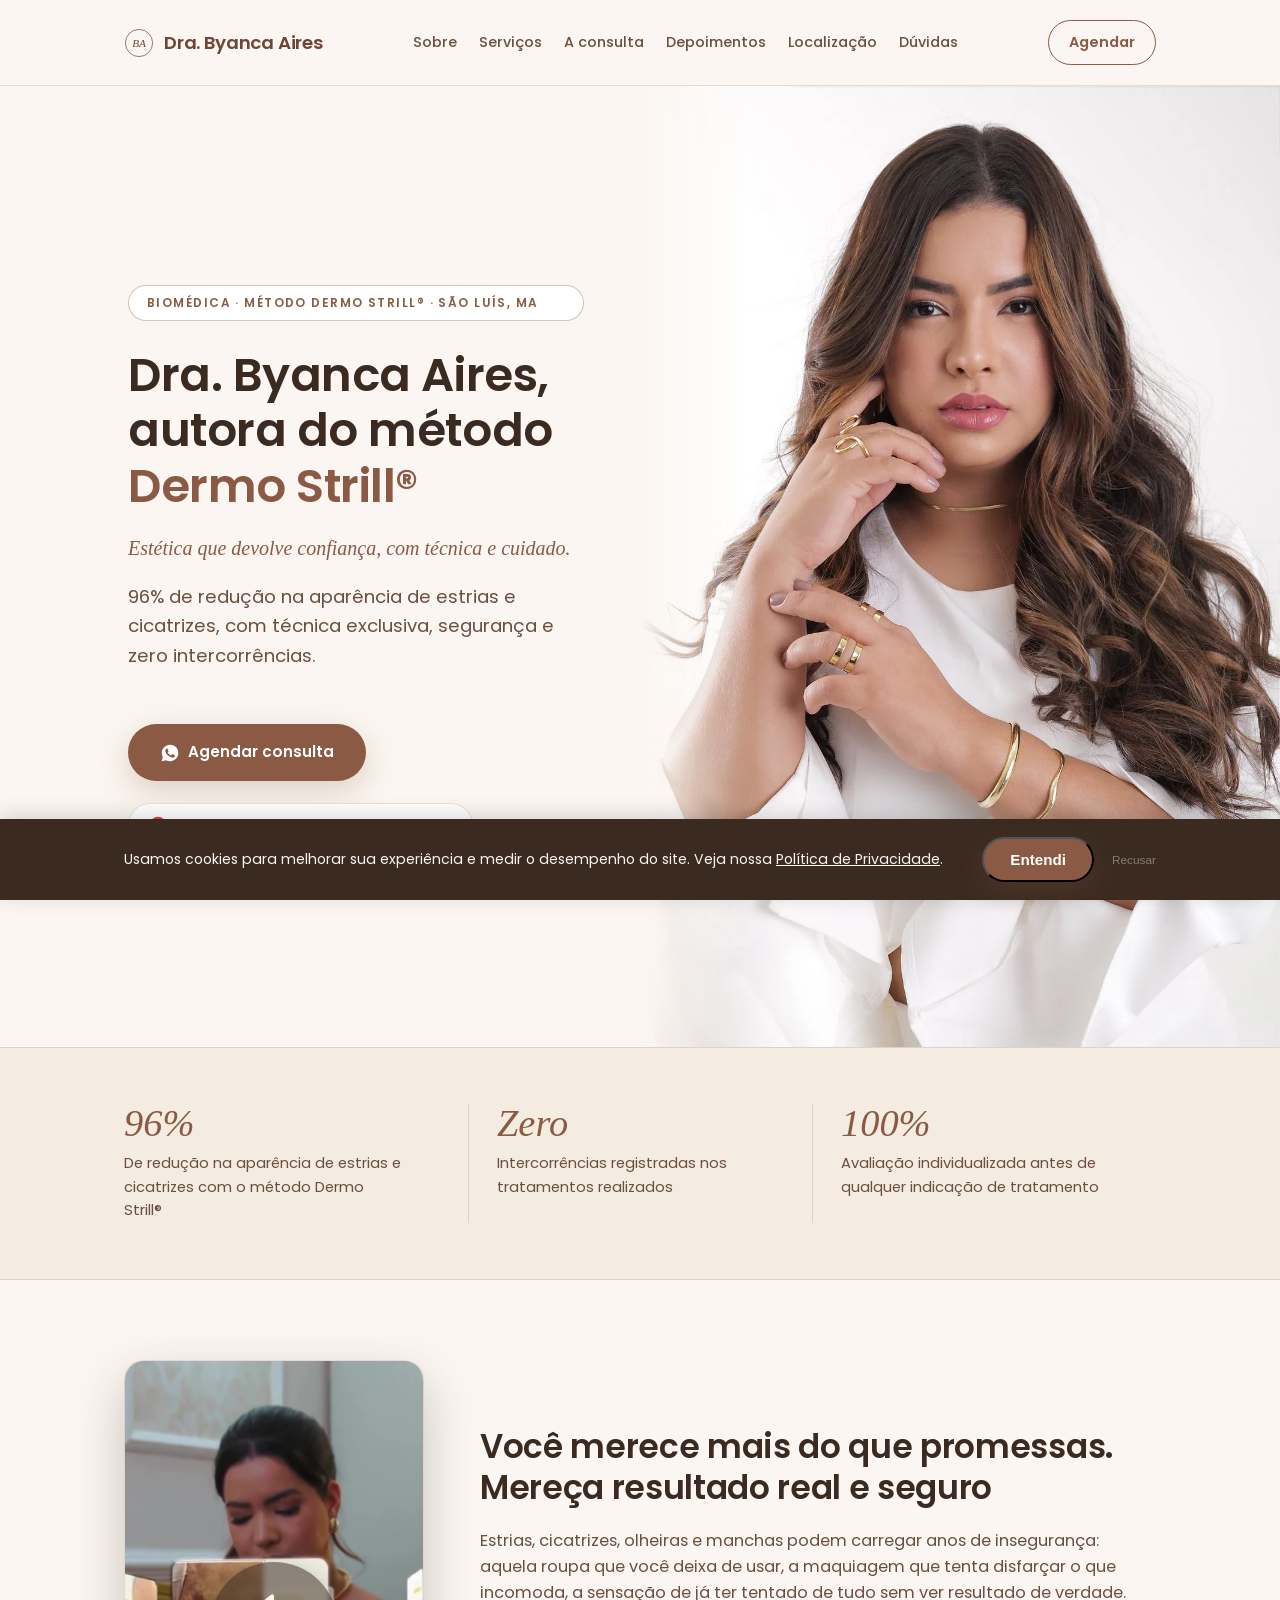
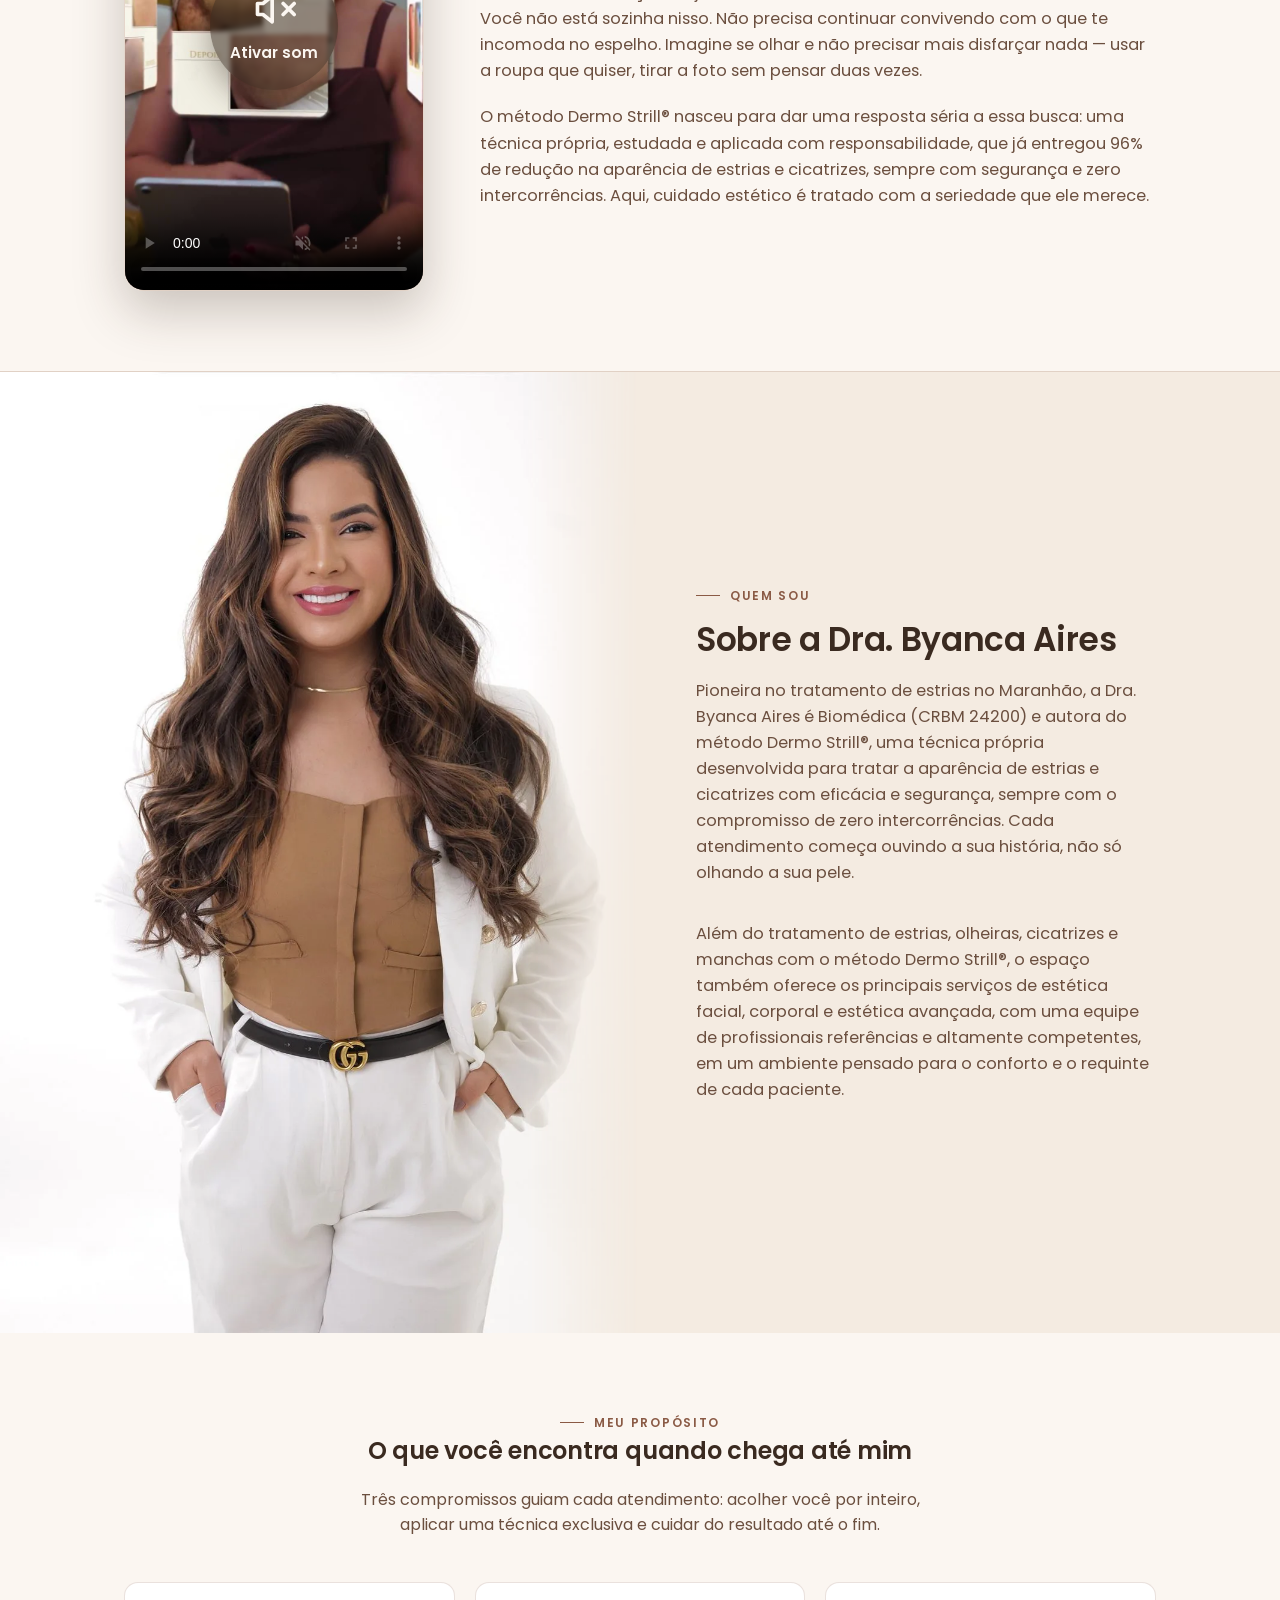
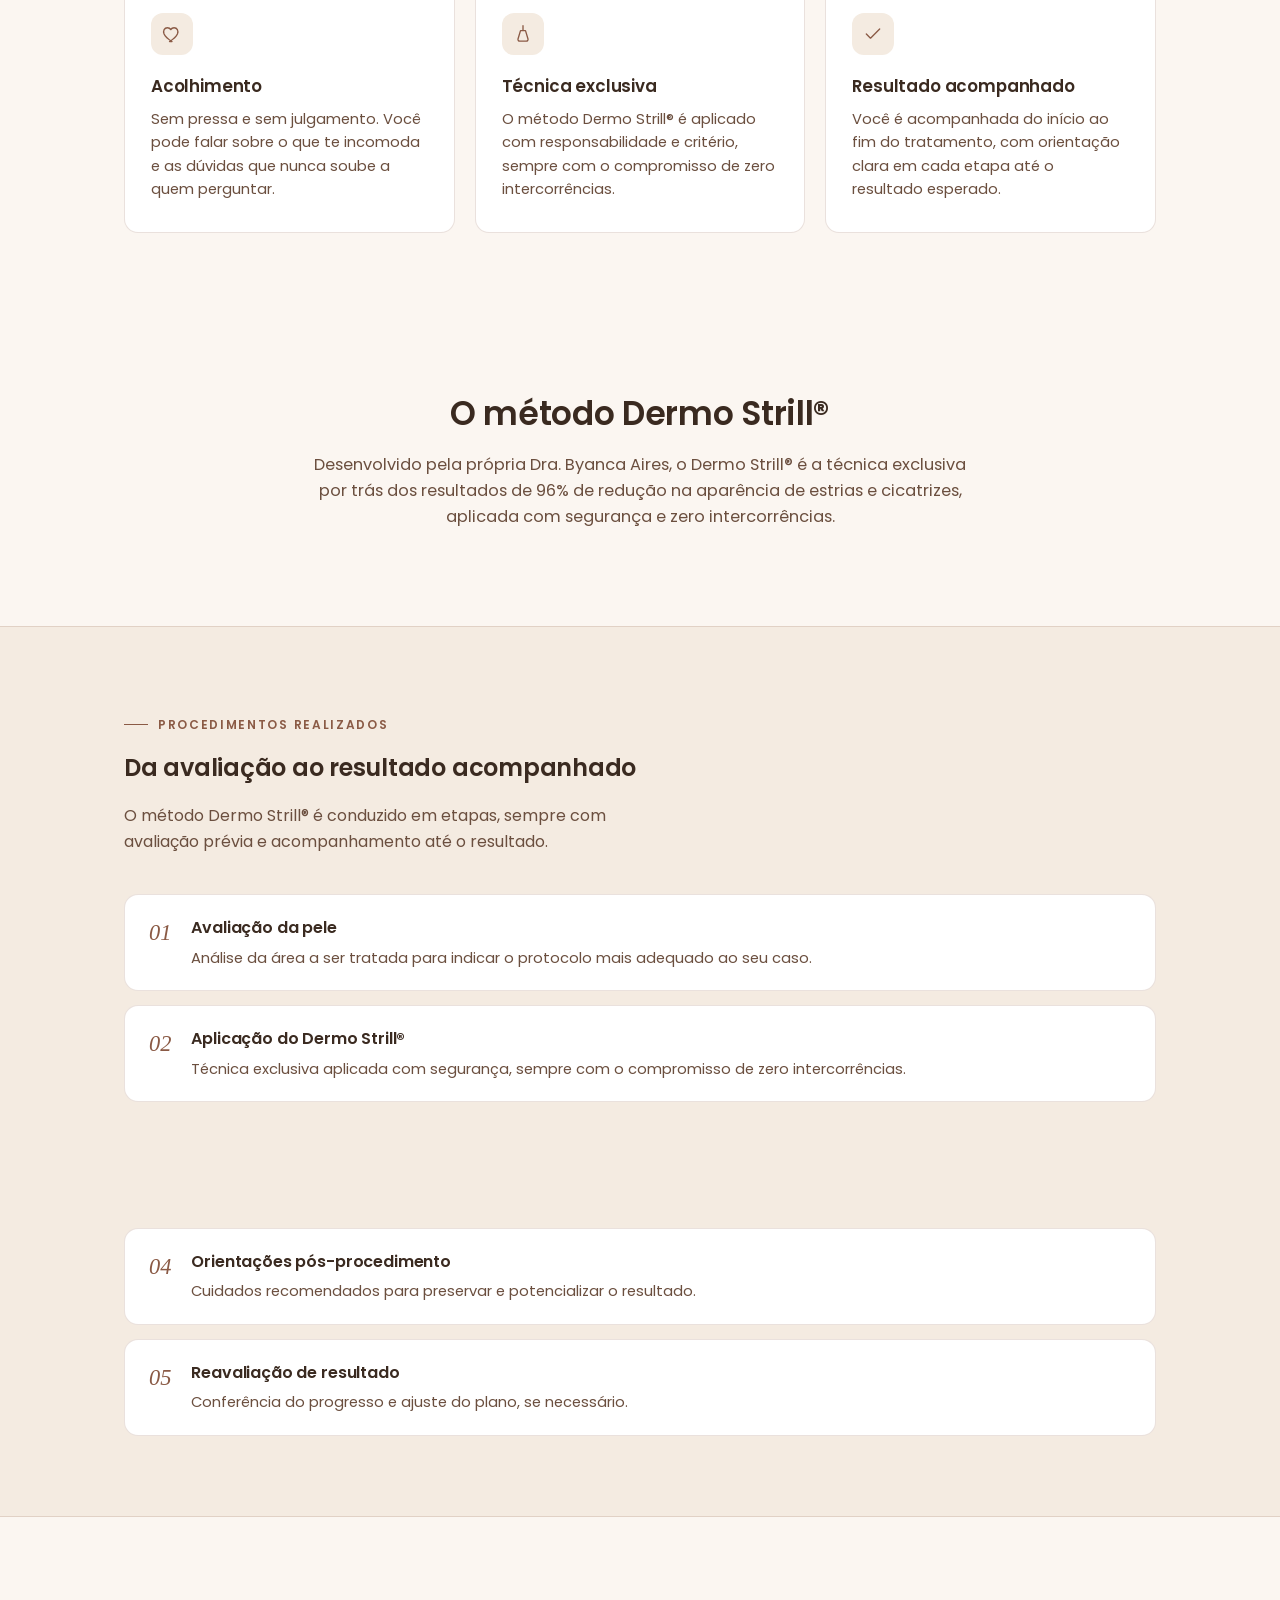
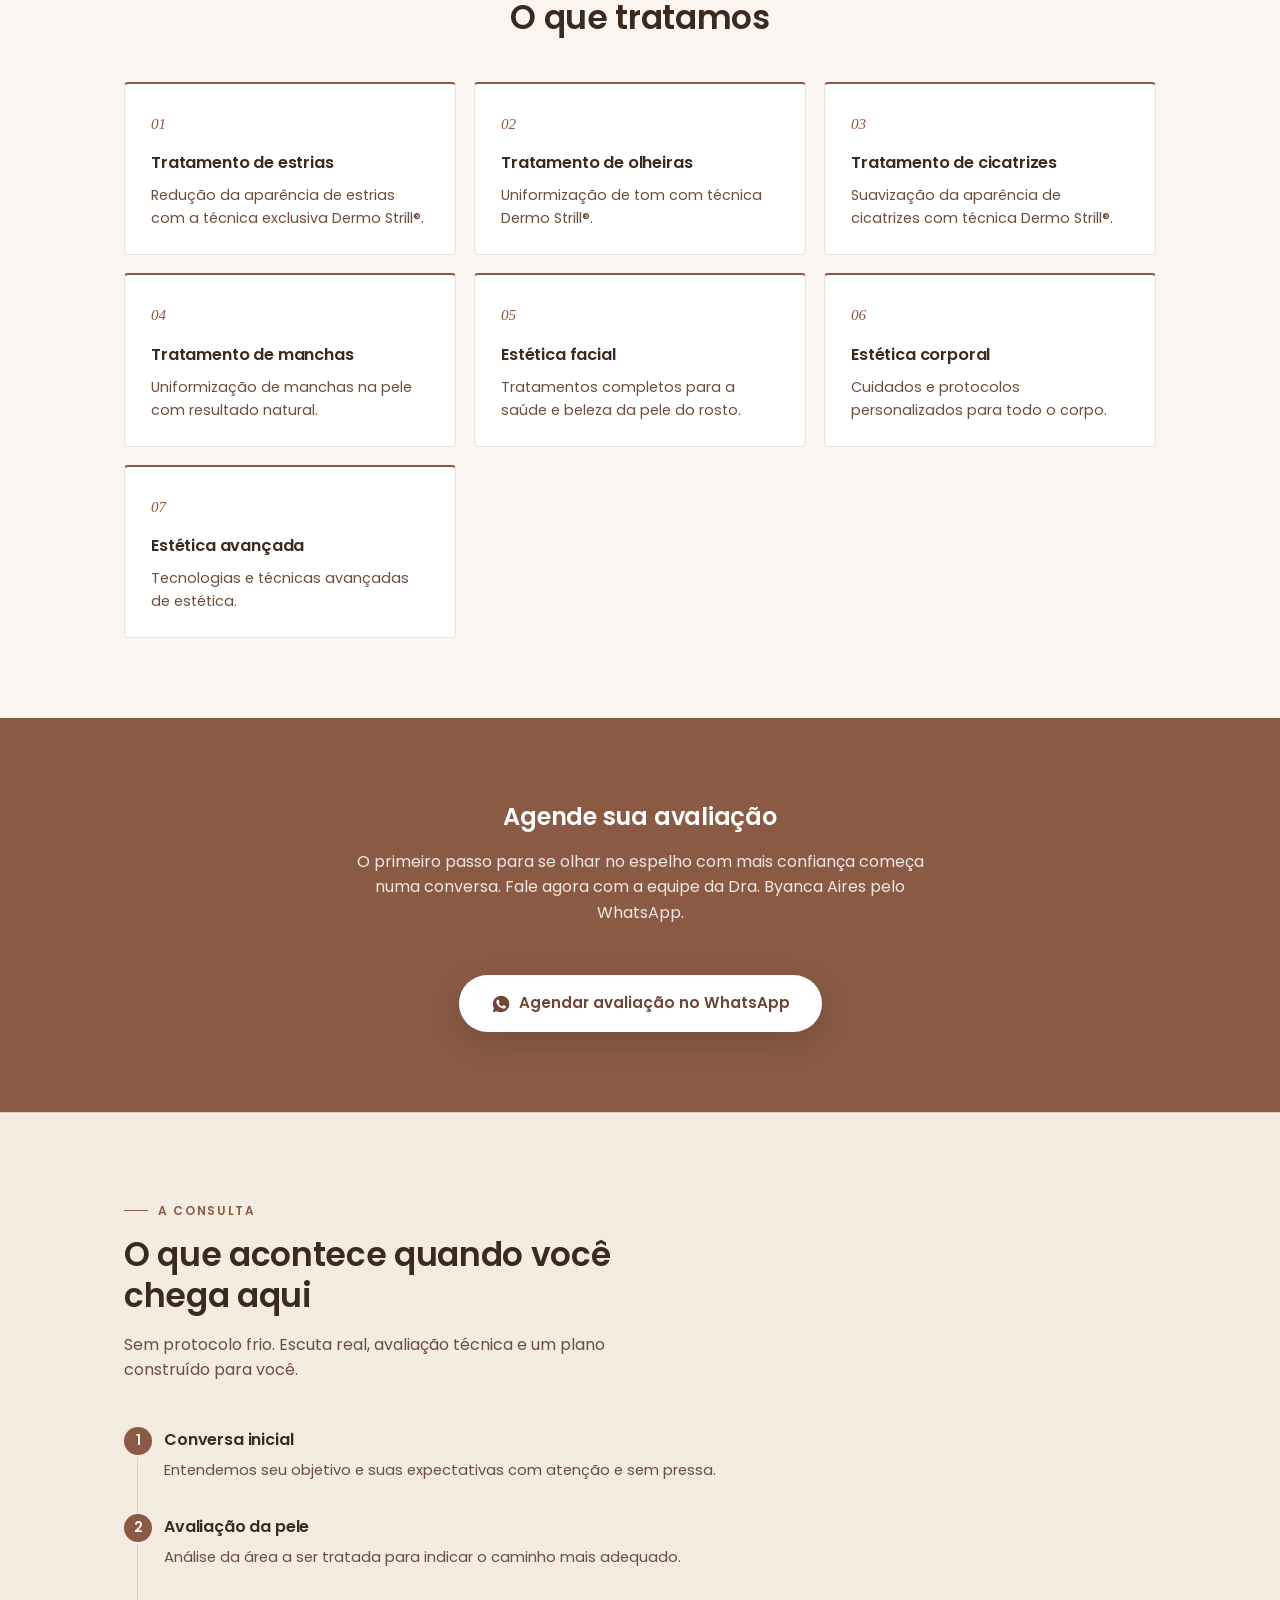
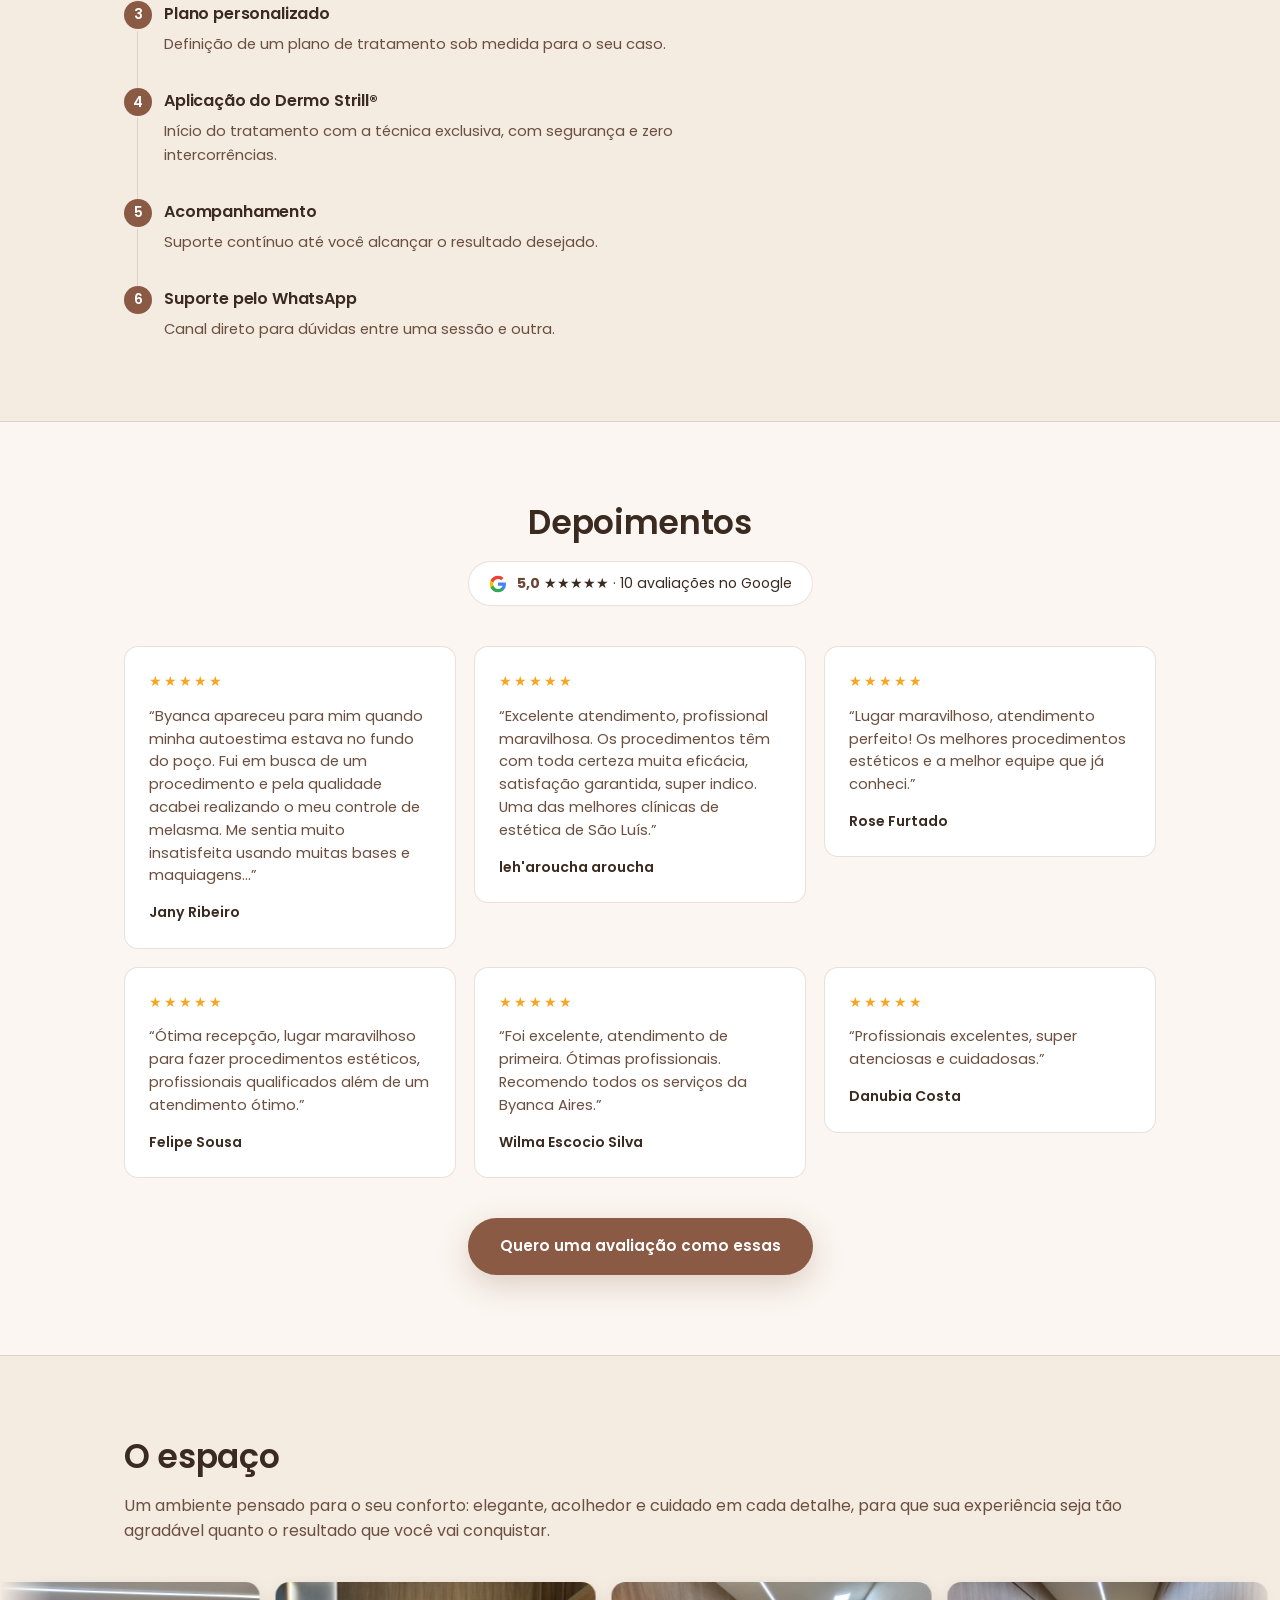
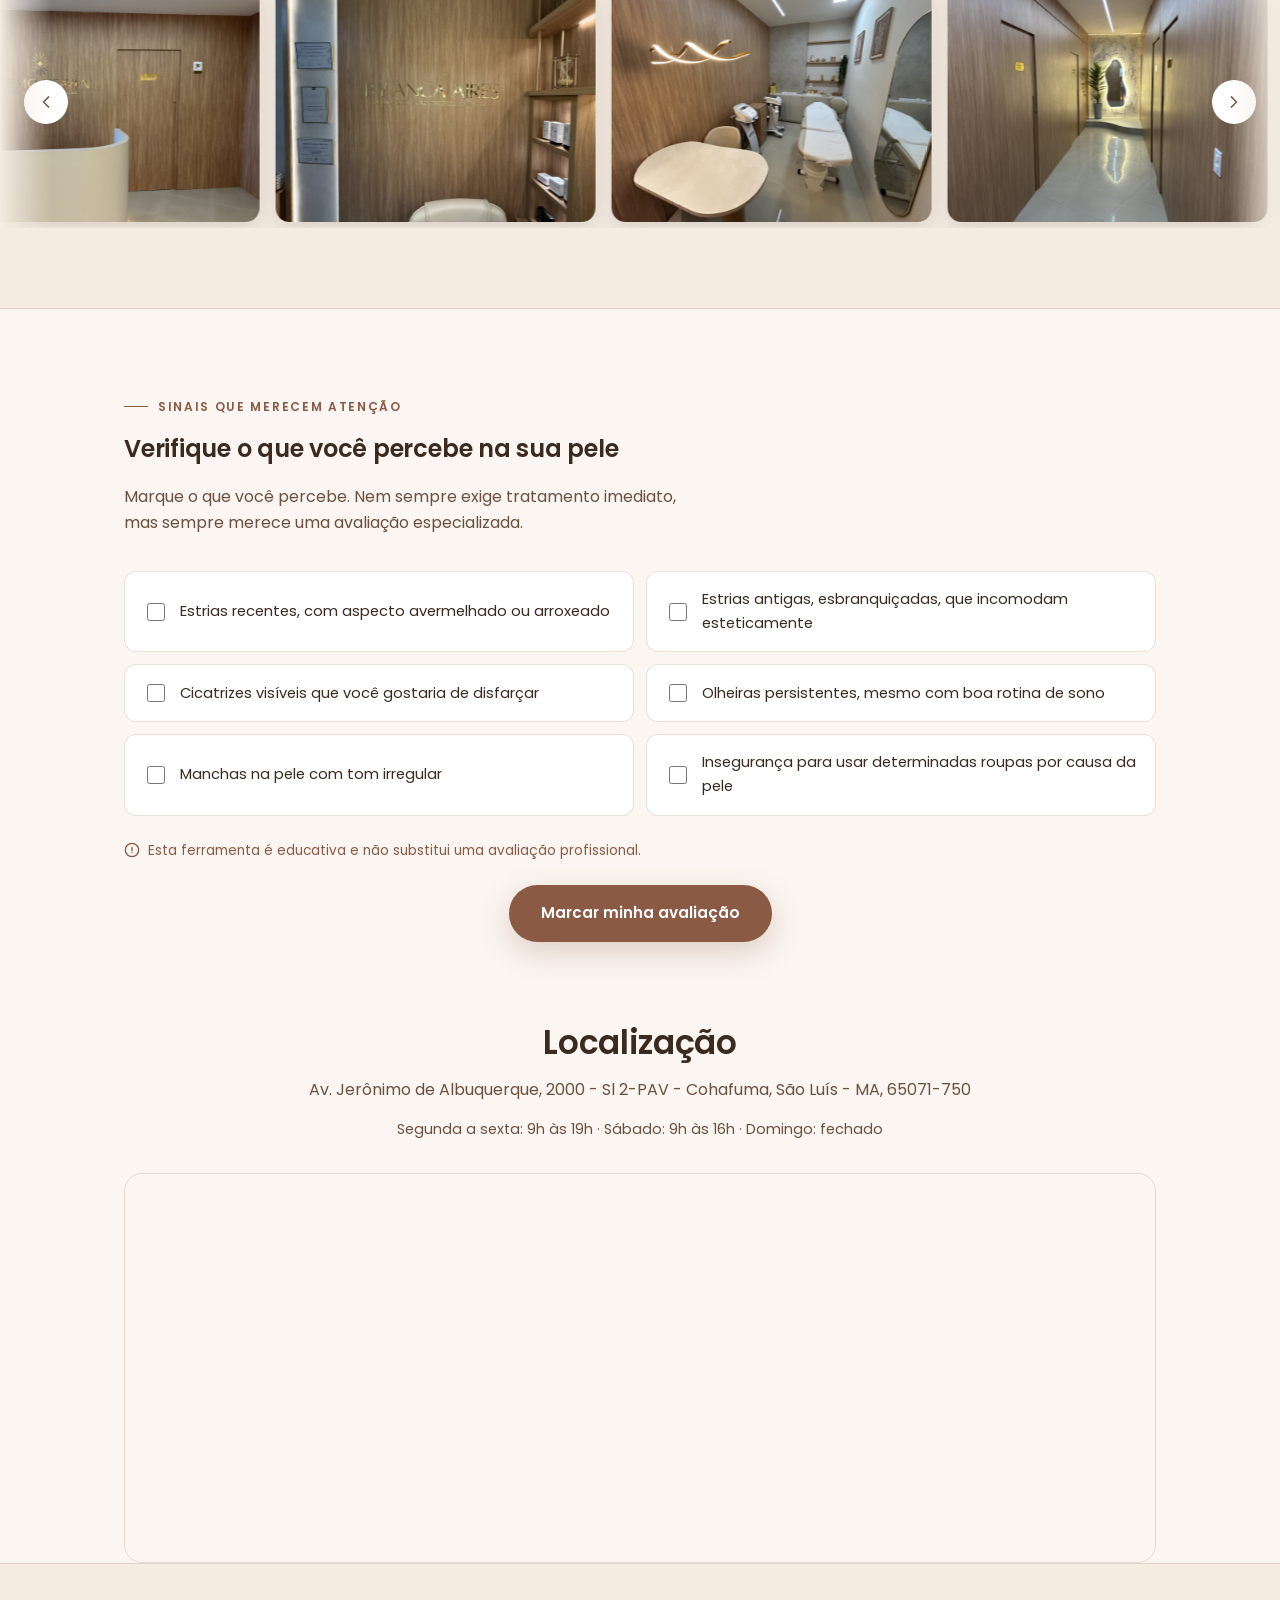
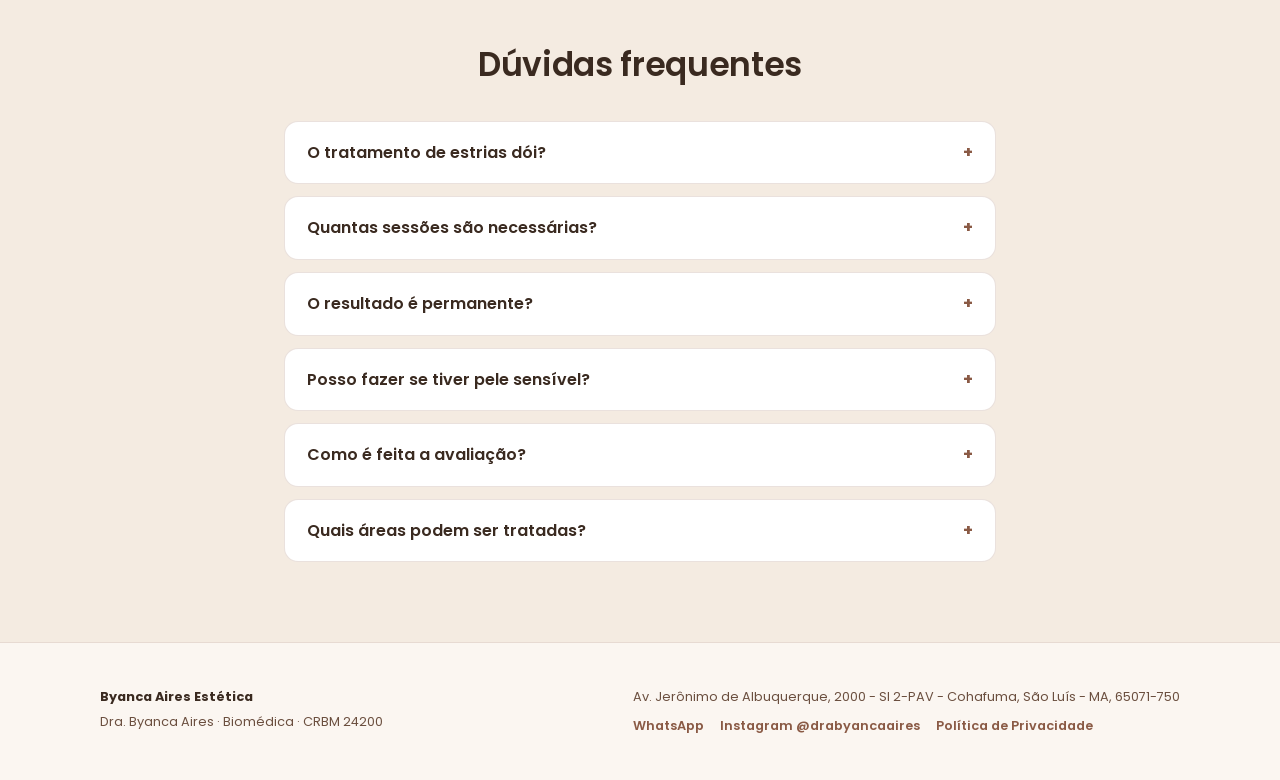
<file: index.html>
<!DOCTYPE html>
<html lang="pt-BR">
<head>
<meta charset="UTF-8" />
<meta name="viewport" content="width=device-width, initial-scale=1.0" />
<title>Dra. Byanca Aires | Tratamento de Estrias em São Luís, MA</title>
<meta name="description" content="Dra. Byanca Aires, Biomédica (CRBM 24200). Tratamento de estrias com o método Dermo Strill®: 96% de redução, zero intercorrências. Atendimento em São Luís, MA." />
<meta property="og:title" content="Dra. Byanca Aires | Tratamento de Estrias com Método Dermo Strill®" />
<meta property="og:description" content="Dra. Byanca Aires, Biomédica (CRBM 24200). Tratamento de estrias com o método Dermo Strill®: 96% de redução, zero intercorrências. Atendimento em São Luís, MA." />
<meta property="og:type" content="website" />
<meta property="og:url" content="https://drabyancaaires.com.br/" />
<meta property="og:image" content="https://drabyancaaires.com.br/img/og-image.jpg" />
<meta property="og:image:width" content="1200" />
<meta property="og:image:height" content="630" />
<meta property="og:locale" content="pt_BR" />
<meta name="twitter:card" content="summary_large_image" />
<meta name="twitter:image" content="https://drabyancaaires.com.br/img/og-image.jpg" />
<meta name="theme-color" content="#8a5a45" />
<meta name="robots" content="index, follow" />
<link rel="canonical" href="https://drabyancaaires.com.br/" />
<link rel="preconnect" href="https://fonts.googleapis.com">
<link rel="preconnect" href="https://fonts.gstatic.com" crossorigin>
<link href="https://fonts.googleapis.com/css2?family=Poppins:wght@300;400;500;600;700&display=swap" rel="stylesheet">
<link rel="icon" type="image/png" sizes="48x48" href="img/favicon-48.png" />
<link rel="icon" type="image/png" sizes="96x96" href="img/favicon-96.png" />
<link rel="icon" type="image/png" sizes="192x192" href="img/favicon-192.png" />
<link rel="icon" type="image/svg+xml" href="favicon.svg" />
<link rel="apple-touch-icon" href="apple-touch-icon.png" />
<link rel="stylesheet" href="styles.css" />
<link rel="preload" as="image" href="img/retrato-2.webp" type="image/webp" fetchpriority="high" />
<script>
  if ('scrollRestoration' in history) { history.scrollRestoration = 'manual'; }
</script>
<!-- Google Tag Manager (carrega somente após consentimento de cookies) -->
<script>
window.dataLayer = window.dataLayer || [];
function loadGTM(){
  if (window.__gtmLoaded) return;
  window.__gtmLoaded = true;
  (function(w,d,s,l,i){w[l]=w[l]||[];w[l].push({'gtm.start':
  new Date().getTime(),event:'gtm.js'});var f=d.getElementsByTagName(s)[0],
  j=d.createElement(s),dl=l!='dataLayer'?'&l='+l:'';j.async=true;j.src=
  'https://www.googletagmanager.com/gtm.js?id='+i+dl;f.parentNode.insertBefore(j,f);
  })(window,document,'script','dataLayer','GTM-53QZSRQN');
}
(function(){
  var consent = localStorage.getItem('cookie_consent');
  if (consent === 'accepted') { loadGTM(); }
})();
</script>
<!-- End Google Tag Manager -->
<script type="application/ld+json">
{
  "@context": "https://schema.org",
  "@type": "MedicalBusiness",
  "name": "Byanca Aires Estética",
  "image": "https://drabyancaaires.com.br/img/retrato-2.jpg",
  "url": "https://drabyancaaires.com.br/",
  "telephone": "+5598981109411",
  "priceRange": "$$",
  "address": {
    "@type": "PostalAddress",
    "streetAddress": "Av. Jerônimo de Albuquerque, 2000 - Sl 2-PAV - Cohafuma",
    "addressLocality": "São Luís",
    "addressRegion": "MA",
    "postalCode": "65071-750",
    "addressCountry": "BR"
  },
  "sameAs": [
    "https://www.instagram.com/drabyancaaires/",
    "https://www.google.com/maps/place/Byanca+Aires+est%C3%A9tica+e+camuflagem/data=!4m2!3m1!1s0x0:0xe43787f9e427736d?sa=X&ved=1t:2428&ictx=111"
  ],
  "areaServed": {
    "@type": "City",
    "name": "São Luís, MA"
  },
  "openingHoursSpecification": [
    {
      "@type": "OpeningHoursSpecification",
      "dayOfWeek": ["Monday", "Tuesday", "Wednesday", "Thursday", "Friday"],
      "opens": "09:00",
      "closes": "19:00"
    },
    {
      "@type": "OpeningHoursSpecification",
      "dayOfWeek": "Saturday",
      "opens": "09:00",
      "closes": "16:00"
    }
  ],
  "founder": {
    "@type": "Person",
    "name": "Dra. Byanca Aires",
    "jobTitle": "Biomédica",
    "identifier": "CRBM 24200"
  },
  "aggregateRating": {
    "@type": "AggregateRating",
    "ratingValue": "5.0",
    "reviewCount": "10"
  },
  "review": [
    {
      "@type": "Review",
      "author": { "@type": "Person", "name": "Jany Ribeiro" },
      "reviewRating": { "@type": "Rating", "ratingValue": "5" },
      "reviewBody": "Byanca apareceu para mim quando minha autoestima estava no fundo do poço. Fui em busca de um procedimento e pela qualidade acabei realizando o meu controle de melasma."
    },
    {
      "@type": "Review",
      "author": { "@type": "Person", "name": "leh'aroucha aroucha" },
      "reviewRating": { "@type": "Rating", "ratingValue": "5" },
      "reviewBody": "Excelente atendimento, profissional maravilhosa. Os procedimentos têm com toda certeza muita eficácia, satisfação garantida, super indico."
    },
    {
      "@type": "Review",
      "author": { "@type": "Person", "name": "Rose Furtado" },
      "reviewRating": { "@type": "Rating", "ratingValue": "5" },
      "reviewBody": "Lugar maravilhoso, atendimento perfeito! Os melhores procedimentos estéticos e a melhor equipe que já conheci."
    }
  ]
}
</script>
<script type="application/ld+json">
{
  "@context": "https://schema.org",
  "@type": "FAQPage",
  "mainEntity": [
    {
      "@type": "Question",
      "name": "O tratamento de estrias dói?",
      "acceptedAnswer": { "@type": "Answer", "text": "O procedimento é realizado com todo o cuidado para proporcionar o máximo de conforto. A sensibilidade pode variar de pessoa para pessoa, e isso é conversado com você já na avaliação." }
    },
    {
      "@type": "Question",
      "name": "Quantas sessões são necessárias?",
      "acceptedAnswer": { "@type": "Answer", "text": "O número de sessões varia de acordo com sua avaliação individual, considerando a área, a extensão e as características de cada caso." }
    },
    {
      "@type": "Question",
      "name": "O resultado é permanente?",
      "acceptedAnswer": { "@type": "Answer", "text": "Os resultados costumam ser duradouros, mas dependem de fatores individuais e dos cuidados após o tratamento. Isso é explicado com detalhes na sua avaliação." }
    },
    {
      "@type": "Question",
      "name": "Posso fazer se tiver pele sensível?",
      "acceptedAnswer": { "@type": "Answer", "text": "Cada pele é avaliada individualmente antes de qualquer indicação, justamente para garantir segurança e o melhor resultado possível para o seu caso." }
    },
    {
      "@type": "Question",
      "name": "Como é feita a avaliação?",
      "acceptedAnswer": { "@type": "Answer", "text": "A avaliação começa com uma conversa sobre seu objetivo, seguida da análise da área a ser tratada e da montagem de um plano de tratamento personalizado." }
    },
    {
      "@type": "Question",
      "name": "Quais áreas podem ser tratadas?",
      "acceptedAnswer": { "@type": "Answer", "text": "Trabalhamos com tratamento de estrias, olheiras, cicatrizes e manchas, além de estética facial, corporal e avançada. Fale conosco para saber o que é indicado para o seu caso." }
    }
  ]
}
</script>
</head>
<body>
<div id="cookie-banner" class="cookie-banner" role="dialog" aria-live="polite" aria-label="Aviso de cookies" hidden>
  <div class="cookie-banner-inner">
    <p>Usamos cookies para melhorar sua experiência e medir o desempenho do site. Veja nossa <a href="privacidade.html">Política de Privacidade</a>.</p>
    <div class="cookie-banner-actions">
      <button type="button" id="cookie-accept" class="btn btn-primary">Entendi</button>
      <button type="button" id="cookie-reject" class="cookie-reject-link">Recusar</button>
    </div>
  </div>
</div>
<div id="top"></div>
<div class="whatsapp-float-wrap" id="whatsapp-float-wrap">
  <span class="whatsapp-bubble" id="whatsapp-bubble">Fale comigo e agende sua avaliação</span>
  <a href="https://wa.me/5598981109411?text=Ol%C3%A1%21%20Gostaria%20de%20agendar%20uma%20avalia%C3%A7%C3%A3o%20com%20a%20Dra.%20Byanca%20Aires." class="whatsapp-float" target="_blank" rel="noopener noreferrer" aria-label="Falar no WhatsApp">
    <svg viewBox="0 0 24 24" width="28" height="28" fill="currentColor" aria-hidden="true"><path d="M12.04 2C6.58 2 2.13 6.45 2.13 11.91c0 1.75.46 3.45 1.33 4.95L2.05 22l5.25-1.38a9.9 9.9 0 0 0 4.74 1.21h.01c5.46 0 9.9-4.45 9.9-9.91 0-2.65-1.03-5.14-2.9-7.01A9.87 9.87 0 0 0 12.04 2Zm5.8 14.16c-.24.68-1.4 1.3-1.93 1.36-.5.06-1.03.24-3.5-.73-2.96-1.18-4.85-4.2-5-4.4-.14-.19-1.2-1.6-1.2-3.05 0-1.45.76-2.16 1.03-2.46.27-.3.6-.37.8-.37.2 0 .4 0 .58.01.19.01.44-.07.68.52.25.6.85 2.08.92 2.23.07.15.12.33.02.53-.1.2-.15.32-.3.5-.15.18-.31.4-.44.53-.15.15-.3.31-.13.6.17.3.75 1.24 1.62 2.01 1.11.99 2.05 1.3 2.35 1.45.3.15.48.13.65-.08.18-.2.75-.87.95-1.17.2-.3.4-.24.66-.15.27.1 1.71.81 2 .96.3.15.49.22.56.35.07.13.07.75-.17 1.43Z"/></svg>
  </a>
</div>
<header class="site-header">
  <div class="container header-inner">
    <a href="#top" class="brand-lockup" aria-label="Voltar ao topo">
      <svg class="brand-mark" width="30" height="30" viewBox="0 0 64 64" aria-hidden="true">
        <circle cx="32" cy="32" r="29" fill="none" stroke="currentColor" stroke-width="1.5"/>
        <text x="32" y="40" font-family="Georgia, 'Times New Roman', serif" font-style="italic" font-size="24" fill="currentColor" text-anchor="middle">BA</text>
      </svg>
      <span class="brand">Dra. Byanca Aires</span>
    </a>
    <nav class="main-nav">
      <a href="#sobre">Sobre</a>
      <a href="#servicos">Serviços</a>
      <a href="#consulta">A consulta</a>
      <a href="#depoimentos">Depoimentos</a>
      <a href="#localizacao">Localização</a>
      <a href="#duvidas">Dúvidas</a>
    </nav>
    <a href="https://wa.me/5598981109411?text=Ol%C3%A1%21%20Gostaria%20de%20agendar%20uma%20avalia%C3%A7%C3%A3o%20com%20a%20Dra.%20Byanca%20Aires." class="btn btn-outline header-cta" target="_blank" rel="noopener noreferrer">Agendar</a>
  </div>
</header>

<section class="hero">
  <div class="hero-split">
    <div class="hero-text reveal-left">
      <span class="badge">Biomédica · Método Dermo Strill® · São Luís, MA</span>
      <h1>Dra. Byanca Aires, autora do método <span class="accent">Dermo Strill®</span></h1>
      <p class="hero-tagline">Estética que devolve confiança, com técnica e cuidado.</p>
      <p class="lead">96% de redução na aparência de estrias e cicatrizes, com técnica exclusiva, segurança e zero intercorrências.</p>

      <div class="hero-cta">
        <a href="https://wa.me/5598981109411?text=Ol%C3%A1%21%20Gostaria%20de%20agendar%20uma%20avalia%C3%A7%C3%A3o%20de%20tratamento%20de%20estrias%20com%20a%20Dra.%20Byanca%20Aires." class="btn btn-primary" target="_blank" rel="noopener noreferrer">
          <svg viewBox="0 0 24 24" class="wa-icon" fill="currentColor"><path d="M12.04 2C6.58 2 2.13 6.45 2.13 11.91c0 1.75.46 3.45 1.33 4.95L2.05 22l5.28-1.38a9.9 9.9 0 0 0 4.71 1.2h.01c5.46 0 9.9-4.45 9.9-9.91 0-2.65-1.03-5.14-2.9-7.01A9.83 9.83 0 0 0 12.04 2zm5.8 14.15c-.24.68-1.4 1.3-1.94 1.38-.5.08-1.12.11-1.81-.11-.42-.13-.95-.31-1.64-.6-2.88-1.24-4.76-4.13-4.9-4.32-.14-.19-1.17-1.55-1.17-2.96s.73-2.1.99-2.39c.26-.28.56-.35.75-.35.19 0 .38 0 .54.01.17.01.41-.07.64.49.24.58.81 2 .88 2.15.07.15.12.32.02.51-.09.19-.14.31-.28.48-.14.17-.29.37-.42.5-.14.14-.28.29-.12.57.16.28.72 1.19 1.55 1.93 1.06.95 1.96 1.24 2.24 1.38.28.14.44.12.6-.07.17-.19.71-.83.9-1.11.19-.28.38-.24.63-.14.26.09 1.65.78 1.93.92.28.14.47.21.54.33.07.12.07.68-.17 1.36z"/></svg>
          Agendar consulta
        </a>
      </div>

      <a class="google-rating hero-social-proof" href="https://www.google.com/maps/place/Byanca+Aires+est%C3%A9tica+e+camuflagem/data=!4m2!3m1!1s0x0:0xe43787f9e427736d?sa=X&ved=1t:2428&ictx=111" target="_blank" rel="noopener noreferrer">
        <svg viewBox="0 0 24 24" width="18" height="18" aria-hidden="true"><path fill="#4285F4" d="M22.56 12.25c0-.78-.07-1.53-.2-2.25H12v4.26h5.92a5.06 5.06 0 0 1-2.2 3.32v2.77h3.57c2.08-1.92 3.28-4.74 3.28-8.1z"/><path fill="#34A853" d="M12 23c2.97 0 5.46-.98 7.28-2.66l-3.57-2.77c-.99.66-2.26 1.06-3.71 1.06-2.86 0-5.29-1.93-6.16-4.53H2.18v2.85A11 11 0 0 0 12 23z"/><path fill="#FBBC05" d="M5.84 14.09A6.6 6.6 0 0 1 5.5 12c0-.73.12-1.44.34-2.09V7.06H2.18A11 11 0 0 0 1 12c0 1.77.43 3.45 1.18 4.94l3.66-2.85z"/><path fill="#EA4335" d="M12 5.38c1.62 0 3.06.56 4.21 1.64l3.15-3.15C17.45 2.09 14.97 1 12 1a11 11 0 0 0-9.82 6.06l3.66 2.85C6.71 7.31 9.14 5.38 12 5.38z"/></svg>
        <span><strong>5,0</strong> ★★★★★ &middot; 10 avaliações no Google</span>
      </a>
    </div>
    <div class="hero-media reveal-right" style="transition-delay:0.1s">
      <picture>
        <source srcset="img/retrato-2.webp" type="image/webp" />
        <img src="img/retrato-2.jpg" alt="Dra. Byanca Aires, biomédica especialista em tratamento de estrias em São Luís, MA" width="1066" height="1600" fetchpriority="high" decoding="async" />
      </picture>
    </div>
  </div>
</section>

<section class="stats">
  <div class="container stats-grid">
    <div class="stat-item">
      <span class="stat-number" data-count-to="96" data-suffix="%">0%</span>
      <p>De redução na aparência de estrias e cicatrizes com o método Dermo Strill®</p>
    </div>
    <div class="stat-item">
      <span class="stat-number-static">Zero</span>
      <p>Intercorrências registradas nos tratamentos realizados</p>
    </div>
    <div class="stat-item">
      <span class="stat-number" data-count-to="100" data-suffix="%">0%</span>
      <p>Avaliação individualizada antes de qualquer indicação de tratamento</p>
    </div>
  </div>
</section>

<section class="empathy">
  <div class="container empathy-split">
    <div class="empathy-media reveal-left">
      <div class="video-frame-inner">
        <video
          id="dermo-strill-video"
          controls
          muted
          loop
          playsinline
          preload="metadata"
          poster="img/video/dermo-strill-poster.jpg"
          aria-label="Vídeo da Dra. Byanca Aires sobre o método Dermo Strill®">
          <source src="img/video/dermo-strill-video.mp4" type="video/mp4" />
          Seu navegador não suporta vídeo em HTML5.
        </video>
        <button type="button" id="unmute-btn" class="unmute-btn" aria-label="Ativar som do vídeo">
          <svg viewBox="0 0 24 24" fill="none" stroke="currentColor" stroke-width="2" stroke-linecap="round" stroke-linejoin="round" aria-hidden="true">
            <path d="M11 5 6 9H3v6h3l5 4V5Z"/>
            <line x1="23" y1="9" x2="17" y2="15"/>
            <line x1="17" y1="9" x2="23" y2="15"/>
          </svg>
          <span>Ativar som</span>
        </button>
      </div>
    </div>
    <div class="empathy-text reveal-right" style="transition-delay:0.1s">
      <h2>Você merece mais do que promessas. Mereça resultado real e seguro</h2>
      <p>Estrias, cicatrizes, olheiras e manchas podem carregar anos de insegurança: aquela roupa que você deixa de usar, a maquiagem que tenta disfarçar o que incomoda, a sensação de já ter tentado de tudo sem ver resultado de verdade. Você não está sozinha nisso. Não precisa continuar convivendo com o que te incomoda no espelho. Imagine se olhar e não precisar mais disfarçar nada — usar a roupa que quiser, tirar a foto sem pensar duas vezes.</p>
      <p>O método Dermo Strill® nasceu para dar uma resposta séria a essa busca: uma técnica própria, estudada e aplicada com responsabilidade, que já entregou 96% de redução na aparência de estrias e cicatrizes, sempre com segurança e zero intercorrências. Aqui, cuidado estético é tratado com a seriedade que ele merece.</p>
    </div>
  </div>
</section>

<section class="about" id="sobre">
  <div class="about-split">
    <div class="about-media reveal-left">
      <picture>
        <source srcset="img/retrato-4.webp" type="image/webp" />
        <img src="img/retrato-4.jpg" alt="Dra. Byanca Aires, autora do método Dermo Strill® de tratamento de estrias" width="1066" height="1600" loading="lazy" decoding="async" />
      </picture>
    </div>
    <div class="about-text reveal-right" style="transition-delay:0.1s">
      <span class="eyebrow">Quem sou</span>
      <h2>Sobre a Dra. Byanca Aires</h2>
      <p>Pioneira no tratamento de estrias no Maranhão, a Dra. Byanca Aires é Biomédica (CRBM 24200) e autora do método Dermo Strill®, uma técnica própria desenvolvida para tratar a aparência de estrias e cicatrizes com eficácia e segurança, sempre com o compromisso de zero intercorrências. Cada atendimento começa ouvindo a sua história, não só olhando a sua pele.</p>
      <p>Além do tratamento de estrias, olheiras, cicatrizes e manchas com o método Dermo Strill®, o espaço também oferece os principais serviços de estética facial, corporal e estética avançada, com uma equipe de profissionais referências e altamente competentes, em um ambiente pensado para o conforto e o requinte de cada paciente.</p>
    </div>
  </div>
</section>

<section class="purpose">
  <div class="container">
    <span class="eyebrow center">Meu propósito</span>
    <h2 class="center">O que você encontra quando chega até mim</h2>
    <p class="center purpose-lead">Três compromissos guiam cada atendimento: acolher você por inteiro, aplicar uma técnica exclusiva e cuidar do resultado até o fim.</p>
    <div class="purpose-grid">
      <div class="purpose-card reveal" style="transition-delay:0.0s">
        <span class="purpose-icon" aria-hidden="true">
          <svg viewBox="0 0 24 24" fill="none" stroke="currentColor" stroke-width="1.6"><path d="M12 21s-7.5-4.5-9.5-9C1 8 2.8 4.5 6.5 4.5c2 0 3.3 1 4 2.2.7-1.2 2-2.2 4-2.2 3.7 0 5.5 3.5 4 7.5-2 4.5-9.5 9-9.5 9z" stroke-linecap="round" stroke-linejoin="round"/></svg>
        </span>
        <h3>Acolhimento</h3>
        <p>Sem pressa e sem julgamento. Você pode falar sobre o que te incomoda e as dúvidas que nunca soube a quem perguntar.</p>
      </div>
      <div class="purpose-card reveal" style="transition-delay:0.08s">
        <span class="purpose-icon" aria-hidden="true">
          <svg viewBox="0 0 24 24" fill="none" stroke="currentColor" stroke-width="1.6"><path d="M12 2v6M9 8h6l3 10a2 2 0 0 1-2 2.5H8A2 2 0 0 1 6 18l3-10Z" stroke-linecap="round" stroke-linejoin="round"/></svg>
        </span>
        <h3>Técnica exclusiva</h3>
        <p>O método Dermo Strill® é aplicado com responsabilidade e critério, sempre com o compromisso de zero intercorrências.</p>
      </div>
      <div class="purpose-card reveal" style="transition-delay:0.16s">
        <span class="purpose-icon" aria-hidden="true">
          <svg viewBox="0 0 24 24" fill="none" stroke="currentColor" stroke-width="1.6"><path d="M20 6L9 17l-5-5" stroke-linecap="round" stroke-linejoin="round"/></svg>
        </span>
        <h3>Resultado acompanhado</h3>
        <p>Você é acompanhada do início ao fim do tratamento, com orientação clara em cada etapa até o resultado esperado.</p>
      </div>
    </div>
  </div>
</section>

<section class="method">
  <div class="container method-inner method-inner--text-only">
    <div class="method-text reveal">
      <h2>O método Dermo Strill®</h2>
      <p>Desenvolvido pela própria Dra. Byanca Aires, o Dermo Strill® é a técnica exclusiva por trás dos resultados de 96% de redução na aparência de estrias e cicatrizes, aplicada com segurança e zero intercorrências.</p>
    </div>
  </div>
</section>

<section class="procedures">
  <div class="container">
    <span class="eyebrow reveal">Procedimentos realizados</span>
    <h2>Da avaliação ao resultado acompanhado</h2>
    <p class="procedures-lead">O método Dermo Strill® é conduzido em etapas, sempre com avaliação prévia e acompanhamento até o resultado.</p>
    <div class="procedures-list">
      <div class="procedure-item reveal" style="transition-delay:0.0s">
        <span class="procedure-index">01</span>
        <div>
          <h3>Avaliação da pele</h3>
          <p>Análise da área a ser tratada para indicar o protocolo mais adequado ao seu caso.</p>
        </div>
      </div>
      <div class="procedure-item reveal" style="transition-delay:0.08s">
        <span class="procedure-index">02</span>
        <div>
          <h3>Aplicação do Dermo Strill®</h3>
          <p>Técnica exclusiva aplicada com segurança, sempre com o compromisso de zero intercorrências.</p>
        </div>
      </div>
      <div class="procedure-item reveal" style="transition-delay:0.16s">
        <span class="procedure-index">03</span>
        <div>
          <h3>Sessões de acompanhamento</h3>
          <p>Retornos programados para acompanhar a evolução da área tratada.</p>
        </div>
      </div>
      <div class="procedure-item reveal" style="transition-delay:0.24s">
        <span class="procedure-index">04</span>
        <div>
          <h3>Orientações pós-procedimento</h3>
          <p>Cuidados recomendados para preservar e potencializar o resultado.</p>
        </div>
      </div>
      <div class="procedure-item reveal" style="transition-delay:0.32s">
        <span class="procedure-index">05</span>
        <div>
          <h3>Reavaliação de resultado</h3>
          <p>Conferência do progresso e ajuste do plano, se necessário.</p>
        </div>
      </div>
    </div>
  </div>
</section>

<section class="services" id="servicos">
  <div class="container">
    <h2 class="center reveal">O que tratamos</h2>
    <div class="services-grid">
      <div class="service-card reveal" style="transition-delay:0.0s">
        <span class="service-index">01</span>
        <h3>Tratamento de estrias</h3>
        <p>Redução da aparência de estrias com a técnica exclusiva Dermo Strill®.</p>
      </div>
      <div class="service-card reveal" style="transition-delay:0.08s">
        <span class="service-index">02</span>
        <h3>Tratamento de olheiras</h3>
        <p>Uniformização de tom com técnica Dermo Strill®.</p>
      </div>
      <div class="service-card reveal" style="transition-delay:0.16s">
        <span class="service-index">03</span>
        <h3>Tratamento de cicatrizes</h3>
        <p>Suavização da aparência de cicatrizes com técnica Dermo Strill®.</p>
      </div>
      <div class="service-card reveal" style="transition-delay:0.24s">
        <span class="service-index">04</span>
        <h3>Tratamento de manchas</h3>
        <p>Uniformização de manchas na pele com resultado natural.</p>
      </div>
      <div class="service-card reveal" style="transition-delay:0.32s">
        <span class="service-index">05</span>
        <h3>Estética facial</h3>
        <p>Tratamentos completos para a saúde e beleza da pele do rosto.</p>
      </div>
      <div class="service-card reveal" style="transition-delay:0.4s">
        <span class="service-index">06</span>
        <h3>Estética corporal</h3>
        <p>Cuidados e protocolos personalizados para todo o corpo.</p>
      </div>
      <div class="service-card reveal" style="transition-delay:0.48s">
        <span class="service-index">07</span>
        <h3>Estética avançada</h3>
        <p>Tecnologias e técnicas avançadas de estética.</p>
      </div>
    </div>
  </div>
</section>

<section class="cta-band">
  <div class="container cta-inner reveal">
    <h2>Agende sua avaliação</h2>
    <p>O primeiro passo para se olhar no espelho com mais confiança começa numa conversa. Fale agora com a equipe da Dra. Byanca Aires pelo WhatsApp.</p>
    <a href="https://wa.me/5598981109411?text=Ol%C3%A1%21%20Gostaria%20de%20agendar%20minha%20avalia%C3%A7%C3%A3o%20com%20a%20Dra.%20Byanca%20Aires." class="btn btn-light" target="_blank" rel="noopener noreferrer">
      <svg viewBox="0 0 24 24" class="wa-icon" fill="currentColor"><path d="M12.04 2C6.58 2 2.13 6.45 2.13 11.91c0 1.75.46 3.45 1.33 4.95L2.05 22l5.28-1.38a9.9 9.9 0 0 0 4.71 1.2h.01c5.46 0 9.9-4.45 9.9-9.91 0-2.65-1.03-5.14-2.9-7.01A9.83 9.83 0 0 0 12.04 2zm5.8 14.15c-.24.68-1.4 1.3-1.94 1.38-.5.08-1.12.11-1.81-.11-.42-.13-.95-.31-1.64-.6-2.88-1.24-4.76-4.13-4.9-4.32-.14-.19-1.17-1.55-1.17-2.96s.73-2.1.99-2.39c.26-.28.56-.35.75-.35.19 0 .38 0 .54.01.17.01.41-.07.64.49.24.58.81 2 .88 2.15.07.15.12.32.02.51-.09.19-.14.31-.28.48-.14.17-.29.37-.42.5-.14.14-.28.29-.12.57.16.28.72 1.19 1.55 1.93 1.06.95 1.96 1.24 2.24 1.38.28.14.44.12.6-.07.17-.19.71-.83.9-1.11.19-.28.38-.24.63-.14.26.09 1.65.78 1.93.92.28.14.47.21.54.33.07.12.07.68-.17 1.36z"/></svg>
      Agendar avaliação no WhatsApp
    </a>
  </div>
</section>

<section class="process" id="consulta">
  <div class="container">
    <span class="eyebrow reveal">A consulta</span>
    <h2>O que acontece quando você chega aqui</h2>
    <p class="process-lead">Sem protocolo frio. Escuta real, avaliação técnica e um plano construído para você.</p>
    <div class="timeline">
      <div class="timeline-step reveal" style="transition-delay:0.0s">
        <div class="timeline-marker">1</div>
        <div class="timeline-content">
          <h3>Conversa inicial</h3>
          <p>Entendemos seu objetivo e suas expectativas com atenção e sem pressa.</p>
        </div>
      </div>
      <div class="timeline-step reveal" style="transition-delay:0.08s">
        <div class="timeline-marker">2</div>
        <div class="timeline-content">
          <h3>Avaliação da pele</h3>
          <p>Análise da área a ser tratada para indicar o caminho mais adequado.</p>
        </div>
      </div>
      <div class="timeline-step reveal" style="transition-delay:0.16s">
        <div class="timeline-marker">3</div>
        <div class="timeline-content">
          <h3>Plano personalizado</h3>
          <p>Definição de um plano de tratamento sob medida para o seu caso.</p>
        </div>
      </div>
      <div class="timeline-step reveal" style="transition-delay:0.24s">
        <div class="timeline-marker">4</div>
        <div class="timeline-content">
          <h3>Aplicação do Dermo Strill®</h3>
          <p>Início do tratamento com a técnica exclusiva, com segurança e zero intercorrências.</p>
        </div>
      </div>
      <div class="timeline-step reveal" style="transition-delay:0.32s">
        <div class="timeline-marker">5</div>
        <div class="timeline-content">
          <h3>Acompanhamento</h3>
          <p>Suporte contínuo até você alcançar o resultado desejado.</p>
        </div>
      </div>
      <div class="timeline-step reveal" style="transition-delay:0.4s">
        <div class="timeline-marker">6</div>
        <div class="timeline-content">
          <h3>Suporte pelo WhatsApp</h3>
          <p>Canal direto para dúvidas entre uma sessão e outra.</p>
        </div>
      </div>
    </div>
  </div>
</section>

<section class="testimonials" id="depoimentos">
  <div class="container testimonials-inner">
    <h2 class="center reveal">Depoimentos</h2>
    <a class="google-rating" href="https://www.google.com/maps/place/Byanca+Aires+est%C3%A9tica+e+camuflagem/data=!4m2!3m1!1s0x0:0xe43787f9e427736d?sa=X&amp;ved=1t:2428&amp;ictx=111" target="_blank" rel="noopener noreferrer">
      <svg viewBox="0 0 24 24" width="18" height="18" aria-hidden="true"><path fill="#4285F4" d="M22.56 12.25c0-.78-.07-1.53-.2-2.25H12v4.26h5.92a5.06 5.06 0 0 1-2.2 3.32v2.77h3.57c2.08-1.92 3.28-4.74 3.28-8.1z"/><path fill="#34A853" d="M12 23c2.97 0 5.46-.98 7.28-2.66l-3.57-2.77c-.99.66-2.26 1.06-3.71 1.06-2.86 0-5.29-1.93-6.16-4.53H2.18v2.85A11 11 0 0 0 12 23z"/><path fill="#FBBC05" d="M5.84 14.09A6.6 6.6 0 0 1 5.5 12c0-.73.12-1.44.34-2.09V7.06H2.18A11 11 0 0 0 1 12c0 1.77.43 3.45 1.18 4.94l3.66-2.85z"/><path fill="#EA4335" d="M12 5.38c1.62 0 3.06.56 4.21 1.64l3.15-3.15C17.45 2.09 14.97 1 12 1a11 11 0 0 0-9.82 6.06l3.66 2.85C6.71 7.31 9.14 5.38 12 5.38z"/></svg>
      <span><strong>5,0</strong> ★★★★★ &middot; 10 avaliações no Google</span>
    </a>
      <div class="reviews-grid">
      <div class="review-card reveal" style="transition-delay:0.0s">
        <span class="review-stars" aria-hidden="true">★★★★★</span>
        <p>&ldquo;Byanca apareceu para mim quando minha autoestima estava no fundo do poço. Fui em busca de um procedimento e pela qualidade acabei realizando o meu controle de melasma. Me sentia muito insatisfeita usando muitas bases e maquiagens…&rdquo;</p>
        <span class="review-author">Jany Ribeiro</span>
      </div>
      <div class="review-card reveal" style="transition-delay:0.08s">
        <span class="review-stars" aria-hidden="true">★★★★★</span>
        <p>&ldquo;Excelente atendimento, profissional maravilhosa. Os procedimentos têm com toda certeza muita eficácia, satisfação garantida, super indico. Uma das melhores clínicas de estética de São Luís.&rdquo;</p>
        <span class="review-author">leh'aroucha aroucha</span>
      </div>
      <div class="review-card reveal" style="transition-delay:0.16s">
        <span class="review-stars" aria-hidden="true">★★★★★</span>
        <p>&ldquo;Lugar maravilhoso, atendimento perfeito! Os melhores procedimentos estéticos e a melhor equipe que já conheci.&rdquo;</p>
        <span class="review-author">Rose Furtado</span>
      </div>
      <div class="review-card reveal" style="transition-delay:0.24s">
        <span class="review-stars" aria-hidden="true">★★★★★</span>
        <p>&ldquo;Ótima recepção, lugar maravilhoso para fazer procedimentos estéticos, profissionais qualificados além de um atendimento ótimo.&rdquo;</p>
        <span class="review-author">Felipe Sousa</span>
      </div>
      <div class="review-card reveal" style="transition-delay:0.32s">
        <span class="review-stars" aria-hidden="true">★★★★★</span>
        <p>&ldquo;Foi excelente, atendimento de primeira. Ótimas profissionais. Recomendo todos os serviços da Byanca Aires.&rdquo;</p>
        <span class="review-author">Wilma Escocio Silva</span>
      </div>
      <div class="review-card reveal" style="transition-delay:0.4s">
        <span class="review-stars" aria-hidden="true">★★★★★</span>
        <p>&ldquo;Profissionais excelentes, super atenciosas e cuidadosas.&rdquo;</p>
        <span class="review-author">Danubia Costa</span>
      </div>
      </div>
    <div class="testimonials-cta">
      <a href="https://wa.me/5598981109411?text=Ol%C3%A1%21%20Vi%20os%20depoimentos%20e%20quero%20agendar%20minha%20avalia%C3%A7%C3%A3o%20com%20a%20Dra.%20Byanca%20Aires." class="btn btn-primary" target="_blank" rel="noopener noreferrer">Quero uma avaliação como essas</a>
    </div>
  </div>
</section>

<section class="space">
  <div class="container">
    <div class="space-text reveal">
      <h2>O espaço</h2>
      <p>Um ambiente pensado para o seu conforto: elegante, acolhedor e cuidado em cada detalhe, para que sua experiência seja tão agradável quanto o resultado que você vai conquistar.</p>
    </div>
    <div class="space-gallery">
      <button type="button" class="space-arrow space-arrow-prev" id="spacePrev" aria-label="Ver fotos anteriores">
        <svg viewBox="0 0 24 24" fill="none" stroke="currentColor" stroke-width="2" stroke-linecap="round" stroke-linejoin="round"><path d="M15 18l-6-6 6-6"/></svg>
      </button>
      <button type="button" class="space-arrow space-arrow-next" id="spaceNext" aria-label="Ver próximas fotos">
        <svg viewBox="0 0 24 24" fill="none" stroke="currentColor" stroke-width="2" stroke-linecap="round" stroke-linejoin="round"><path d="M9 18l6-6-6-6"/></svg>
      </button>
      <div class="space-track" id="spaceTrack">
        <div class="space-photo"><img src="img/espaco/espaco-1-recepcao.jpg" alt="Recepção da clínica da Dra. Byanca Aires" loading="lazy" decoding="async" /></div>
        <div class="space-photo"><img src="img/espaco/espaco-9-logo.jpg" alt="Letreiro Byanca Aires na parede do consultório" loading="lazy" decoding="async" /></div>
        <div class="space-photo"><img src="img/espaco/espaco-2-sala-tratamento.jpg" alt="Sala de tratamento da clínica da Dra. Byanca Aires" loading="lazy" decoding="async" /></div>
        <div class="space-photo"><img src="img/espaco/espaco-3-corredor.jpg" alt="Corredor da clínica da Dra. Byanca Aires" loading="lazy" decoding="async" /></div>
        <div class="space-photo"><img src="img/espaco/espaco-7-consultorio1.jpg" alt="Consultório da Dra. Byanca Aires" loading="lazy" decoding="async" /></div>
        <div class="space-photo"><img src="img/espaco/espaco-4-espera.jpg" alt="Sala de espera da clínica da Dra. Byanca Aires" loading="lazy" decoding="async" /></div>
        <div class="space-photo"><img src="img/espaco/espaco-8-consultorio2.jpg" alt="Consultório da Dra. Byanca Aires com certificações" loading="lazy" decoding="async" /></div>
        <div class="space-photo"><img src="img/espaco/espaco-5-espera2.jpg" alt="Sala de espera da clínica da Dra. Byanca Aires" loading="lazy" decoding="async" /></div>
        <div class="space-photo"><img src="img/espaco/espaco-10-consultorio3.jpg" alt="Sala de procedimentos da Dra. Byanca Aires" loading="lazy" decoding="async" /></div>
        <div class="space-photo"><img src="img/espaco/espaco-6-produtos.jpg" alt="Área de produtos da clínica da Dra. Byanca Aires" loading="lazy" decoding="async" /></div>
        <div class="space-photo"><img src="img/espaco/espaco-11-consultorio4.jpg" alt="Sala de procedimentos da Dra. Byanca Aires" loading="lazy" decoding="async" /></div>
        <div class="space-photo"><img src="img/espaco/espaco-12-frase1.jpg" alt="Detalhe de decoração do corredor" loading="lazy" decoding="async" /></div>
        <div class="space-photo"><img src="img/espaco/espaco-13-frase2.jpg" alt="Detalhe de decoração da clínica" loading="lazy" decoding="async" /></div>
        <div class="space-photo"><img src="img/espaco/espaco-14-consultorio5.jpg" alt="Sala de tratamento com equipamento da clínica" loading="lazy" decoding="async" /></div>
        <div class="space-photo"><img src="img/espaco/espaco-1-recepcao.jpg" alt="Recepção da clínica da Dra. Byanca Aires" loading="lazy" decoding="async" /></div>
        <div class="space-photo"><img src="img/espaco/espaco-9-logo.jpg" alt="Letreiro Byanca Aires na parede do consultório" loading="lazy" decoding="async" /></div>
        <div class="space-photo"><img src="img/espaco/espaco-2-sala-tratamento.jpg" alt="Sala de tratamento da clínica da Dra. Byanca Aires" loading="lazy" decoding="async" /></div>
        <div class="space-photo"><img src="img/espaco/espaco-3-corredor.jpg" alt="Corredor da clínica da Dra. Byanca Aires" loading="lazy" decoding="async" /></div>
        <div class="space-photo"><img src="img/espaco/espaco-7-consultorio1.jpg" alt="Consultório da Dra. Byanca Aires" loading="lazy" decoding="async" /></div>
        <div class="space-photo"><img src="img/espaco/espaco-4-espera.jpg" alt="Sala de espera da clínica da Dra. Byanca Aires" loading="lazy" decoding="async" /></div>
        <div class="space-photo"><img src="img/espaco/espaco-8-consultorio2.jpg" alt="Consultório da Dra. Byanca Aires com certificações" loading="lazy" decoding="async" /></div>
        <div class="space-photo"><img src="img/espaco/espaco-5-espera2.jpg" alt="Sala de espera da clínica da Dra. Byanca Aires" loading="lazy" decoding="async" /></div>
        <div class="space-photo"><img src="img/espaco/espaco-10-consultorio3.jpg" alt="Sala de procedimentos da Dra. Byanca Aires" loading="lazy" decoding="async" /></div>
        <div class="space-photo"><img src="img/espaco/espaco-6-produtos.jpg" alt="Área de produtos da clínica da Dra. Byanca Aires" loading="lazy" decoding="async" /></div>
        <div class="space-photo"><img src="img/espaco/espaco-11-consultorio4.jpg" alt="Sala de procedimentos da Dra. Byanca Aires" loading="lazy" decoding="async" /></div>
        <div class="space-photo"><img src="img/espaco/espaco-12-frase1.jpg" alt="Detalhe de decoração do corredor" loading="lazy" decoding="async" /></div>
        <div class="space-photo"><img src="img/espaco/espaco-13-frase2.jpg" alt="Detalhe de decoração da clínica" loading="lazy" decoding="async" /></div>
        <div class="space-photo"><img src="img/espaco/espaco-14-consultorio5.jpg" alt="Sala de tratamento com equipamento da clínica" loading="lazy" decoding="async" /></div>
      </div>
    </div>
  </div>
</section>

<section class="signals">
  <div class="container">
    <span class="eyebrow reveal">Sinais que merecem atenção</span>
    <h2>Verifique o que você percebe na sua pele</h2>
    <p class="signals-lead">Marque o que você percebe. Nem sempre exige tratamento imediato, mas sempre merece uma avaliação especializada.</p>
    <div class="signals-grid">
      <label class="signal-item"><input type="checkbox" /><span>Estrias recentes, com aspecto avermelhado ou arroxeado</span></label>
      <label class="signal-item"><input type="checkbox" /><span>Estrias antigas, esbranquiçadas, que incomodam esteticamente</span></label>
      <label class="signal-item"><input type="checkbox" /><span>Cicatrizes visíveis que você gostaria de disfarçar</span></label>
      <label class="signal-item"><input type="checkbox" /><span>Olheiras persistentes, mesmo com boa rotina de sono</span></label>
      <label class="signal-item"><input type="checkbox" /><span>Manchas na pele com tom irregular</span></label>
      <label class="signal-item"><input type="checkbox" /><span>Insegurança para usar determinadas roupas por causa da pele</span></label>
    </div>
    <p class="signals-note">
      <svg viewBox="0 0 24 24" width="16" height="16" fill="none" stroke="currentColor" stroke-width="2"><circle cx="12" cy="12" r="10"/><path d="M12 8v5M12 16h.01" stroke-linecap="round"/></svg>
      Esta ferramenta é educativa e não substitui uma avaliação profissional.
    </p>
    <div class="signals-cta">
      <a href="https://wa.me/5598981109411?text=Ol%C3%A1%21%20Me%20identifiquei%20com%20alguns%20sinais%20e%20quero%20agendar%20uma%20avalia%C3%A7%C3%A3o%20com%20a%20Dra.%20Byanca%20Aires." class="btn btn-primary" target="_blank" rel="noopener noreferrer">Marcar minha avaliação</a>
    </div>
  </div>
</section>

<section class="location" id="localizacao">
  <div class="container">
    <h2 class="center reveal">Localização</h2>
    <p class="center location-address">Av. Jerônimo de Albuquerque, 2000 - Sl 2-PAV - Cohafuma, São Luís - MA, 65071-750</p>
    <p class="center location-hours">Segunda a sexta: 9h às 19h &middot; Sábado: 9h às 16h &middot; Domingo: fechado</p>
    <div class="map-wrap">
      <iframe
        src="https://maps.google.com/maps?q=-2.5126722,-44.2626414&t=m&z=17&output=embed"
        width="100%" height="380" style="border:0;" allowfullscreen="" loading="lazy"
        referrerpolicy="no-referrer-when-downgrade" title="Mapa de localização"></iframe>
    </div>
  </div>
</section>

<section class="faq" id="duvidas">
  <div class="container faq-inner">
    <h2 class="center reveal">Dúvidas frequentes</h2>
    <div class="faq-list">
      <details class="faq-item reveal" style="transition-delay:0.0s">
        <summary>O tratamento de estrias dói?</summary>
        <p>O procedimento é realizado com todo o cuidado para proporcionar o máximo de conforto. A sensibilidade pode variar de pessoa para pessoa, e isso é conversado com você já na avaliação.</p>
      </details>
      <details class="faq-item reveal" style="transition-delay:0.06s">
        <summary>Quantas sessões são necessárias?</summary>
        <p>O número de sessões varia de acordo com sua avaliação individual, considerando a área, a extensão e as características de cada caso.</p>
      </details>
      <details class="faq-item reveal" style="transition-delay:0.12s">
        <summary>O resultado é permanente?</summary>
        <p>Os resultados costumam ser duradouros, mas dependem de fatores individuais e dos cuidados após o tratamento. Isso é explicado com detalhes na sua avaliação.</p>
      </details>
      <details class="faq-item reveal" style="transition-delay:0.18s">
        <summary>Posso fazer se tiver pele sensível?</summary>
        <p>Cada pele é avaliada individualmente antes de qualquer indicação, justamente para garantir segurança e o melhor resultado possível para o seu caso.</p>
      </details>
      <details class="faq-item reveal" style="transition-delay:0.24s">
        <summary>Como é feita a avaliação?</summary>
        <p>A avaliação começa com uma conversa sobre seu objetivo, seguida da análise da área a ser tratada e da montagem de um plano de tratamento personalizado.</p>
      </details>
      <details class="faq-item reveal" style="transition-delay:0.3s">
        <summary>Quais áreas podem ser tratadas?</summary>
        <p>Trabalhamos com tratamento de estrias, olheiras, cicatrizes e manchas, além de estética facial, corporal e avançada. Fale conosco para saber o que é indicado para o seu caso.</p>
      </details>
    </div>
  </div>
</section>

<footer class="site-footer" id="contato">
  <div class="container footer-inner">
    <div class="footer-brand">
      <strong>Byanca Aires Estética</strong>
      <span>Dra. Byanca Aires · Biomédica · CRBM 24200</span>
    </div>
    <div class="footer-info">
      <p>Av. Jerônimo de Albuquerque, 2000 - Sl 2-PAV - Cohafuma, São Luís - MA, 65071-750</p>
      <div class="footer-links">
        <a href="https://wa.me/5598981109411?text=Ol%C3%A1%21%20Gostaria%20de%20saber%20mais%20sobre%20os%20tratamentos%20da%20Dra.%20Byanca%20Aires." target="_blank" rel="noopener noreferrer">WhatsApp</a>
        <a href="https://www.instagram.com/drabyancaaires/" target="_blank" rel="noopener noreferrer">Instagram @drabyancaaires</a>
        <a href="privacidade.html">Política de Privacidade</a>
      </div>
    </div>
  </div>
</footer>

<script>
(function () {
  var counters = document.querySelectorAll('.stat-number');
  if (!counters.length) return;
  var animated = new WeakSet();

  function animate(el) {
    if (animated.has(el)) return;
    animated.add(el);
    var target = parseInt(el.getAttribute('data-count-to'), 10) || 0;
    var suffix = el.getAttribute('data-suffix') || '';
    var duration = 1200;
    var start = null;

    function step(ts) {
      if (!start) start = ts;
      var progress = Math.min((ts - start) / duration, 1);
      var eased = 1 - Math.pow(1 - progress, 3);
      var value = Math.round(eased * target);
      el.textContent = value + suffix;
      if (progress < 1) requestAnimationFrame(step);
    }
    requestAnimationFrame(step);
  }

  if ('IntersectionObserver' in window) {
    var observer = new IntersectionObserver(function (entries) {
      entries.forEach(function (entry) {
        if (entry.isIntersecting) animate(entry.target);
      });
    }, { threshold: 0.4 });
    counters.forEach(function (el) { observer.observe(el); });
  } else {
    counters.forEach(animate);
  }
})();
</script>

<script>
(function () {
  window.dataLayer = window.dataLayer || [];
  document.querySelectorAll('a[href*="wa.me"]').forEach(function (link) {
    link.addEventListener('click', function () {
      window.dataLayer.push({
        event: 'whatsapp_click_institucional',
        link_location: link.closest('section') ? link.closest('section').className : 'header'
      });
    });
  });
})();
</script>
<script>
(function () {
  var banner = document.getElementById('cookie-banner');
  var acceptBtn = document.getElementById('cookie-accept');
  var rejectBtn = document.getElementById('cookie-reject');
  if (!banner) return;
  var consent = localStorage.getItem('cookie_consent');
  if (!consent) { banner.hidden = false; }
  acceptBtn.addEventListener('click', function () {
    localStorage.setItem('cookie_consent', 'accepted');
    banner.hidden = true;
    if (typeof loadGTM === 'function') { loadGTM(); }
  });
  rejectBtn.addEventListener('click', function () {
    localStorage.setItem('cookie_consent', 'rejected');
    banner.hidden = true;
  });
})();
</script>
<script>
(function () {
  var video = document.getElementById('dermo-strill-video');
  var unmuteBtn = document.getElementById('unmute-btn');
  if (!video) return;

  function syncUnmuteBtn() {
    if (!unmuteBtn) return;
    unmuteBtn.classList.toggle('is-hidden', !video.muted);
  }

  if (unmuteBtn) {
    unmuteBtn.addEventListener('click', function () {
      video.muted = false;
      video.play().catch(function () {});
      syncUnmuteBtn();
    });
    video.addEventListener('volumechange', syncUnmuteBtn);
  }

  if (!('IntersectionObserver' in window)) return;
  var observer = new IntersectionObserver(function (entries) {
    entries.forEach(function (entry) {
      if (entry.isIntersecting) {
        video.muted = false;
        video.play().catch(function () {
          // Se o navegador bloquear o som automático, tenta tocar mudo
          // como alternativa, mantendo os controles disponíveis.
          video.muted = true;
          video.play().catch(function () {});
        });
        syncUnmuteBtn();
      } else {
        video.pause();
      }
    });
  }, { threshold: 0.25 });
  observer.observe(video);
})();
</script>
<script>
(function () {
  var wrap = document.getElementById('whatsapp-float-wrap');
  if (!wrap) return;
  var link = wrap.querySelector('.whatsapp-float');
  var bubble = document.getElementById('whatsapp-bubble');
  var closeTimer = null;

  function showBubble(text) {
    if (text && bubble) { bubble.textContent = text; }
    wrap.classList.add('is-open');
    clearTimeout(closeTimer);
    closeTimer = setTimeout(function () {
      wrap.classList.remove('is-open');
    }, 6000);
  }

  link.addEventListener('click', function () { clearTimeout(closeTimer); });

  // Aparece uma vez ao carregar a página.
  setTimeout(function () { showBubble('Fale comigo e agende sua avaliação'); }, 2000);

  // Reaparece nos momentos de maior intenção, com texto específico pra cada um.
  if ('IntersectionObserver' in window) {
    var triggerSections = [
      { el: document.getElementById('depoimentos'), text: 'Você também pode ter esse resultado. Agende agora' },
      { el: document.querySelector('.signals'), text: 'Identificou algum sinal? Fale comigo agora' }
    ].filter(function (t) { return !!t.el; });
    var seen = new WeakSet();
    var sectionObserver = new IntersectionObserver(function (entries) {
      entries.forEach(function (entry) {
        if (entry.isIntersecting && !seen.has(entry.target)) {
          seen.add(entry.target);
          var match = triggerSections.filter(function (t) { return t.el === entry.target; })[0];
          showBubble(match ? match.text : null);
        }
      });
    }, { threshold: 0.4 });
    triggerSections.forEach(function (t) { sectionObserver.observe(t.el); });
  }
})();
</script>
<script>
(function () {
  var revealEls = document.querySelectorAll('.reveal, .reveal-left, .reveal-right');
  if (!('IntersectionObserver' in window) || !revealEls.length) {
    revealEls.forEach(function (el) { el.classList.add('is-visible'); });
    return;
  }
  var io = new IntersectionObserver(function (entries) {
    entries.forEach(function (entry) {
      if (entry.isIntersecting) {
        entry.target.classList.add('is-visible');
        io.unobserve(entry.target);
      }
    });
  }, { threshold: 0.2, rootMargin: '0px 0px -160px 0px' });
  revealEls.forEach(function (el) { io.observe(el); });
})();
</script>
<script>
(function () {
  var gallery = document.querySelector('.space-gallery');
  var track = document.getElementById('spaceTrack');
  var prevBtn = document.getElementById('spacePrev');
  var nextBtn = document.getElementById('spaceNext');
  if (!gallery || !track || !prevBtn || !nextBtn) return;

  var reduceMotion = window.matchMedia && window.matchMedia('(prefers-reduced-motion: reduce)').matches;
  var pos = 0;
  var half = 0;
  var speed = 22; // pixels por segundo — velocidade do movimento automatico (mais baixo = mais lento)
  var paused = false;
  var lastTs = null;

  function measure() {
    half = track.scrollWidth / 2;
  }
  measure();
  window.addEventListener('resize', measure);

  function apply() {
    if (half > 0) {
      // mantem a posicao sempre dentro de uma volta, pro loop ficar continuo
      pos = ((pos % half) + half) % half;
    }
    track.style.transform = 'translateX(' + (-pos) + 'px)';
  }

  function step(ts) {
    if (!paused && !reduceMotion) {
      if (lastTs === null) lastTs = ts;
      var dt = (ts - lastTs) / 1000;
      lastTs = ts;
      pos += speed * dt;
      apply();
    } else {
      lastTs = ts;
    }
    requestAnimationFrame(step);
  }
  requestAnimationFrame(step);

  function jump(direction) {
    var card = track.querySelector('.space-photo');
    var cardWidth = card ? card.getBoundingClientRect().width + 16 : 320;
    pos += direction * cardWidth;
    apply();
    paused = true;
    clearTimeout(gallery._resumeTimer);
    gallery._resumeTimer = setTimeout(function () { paused = false; }, 2600);
  }

  prevBtn.addEventListener('click', function () { jump(-1); });
  nextBtn.addEventListener('click', function () { jump(1); });

  gallery.addEventListener('mouseenter', function () { paused = true; });
  gallery.addEventListener('mouseleave', function () {
    clearTimeout(gallery._resumeTimer);
    paused = false;
  });
})();
</script>
</body>
</html>
</file>
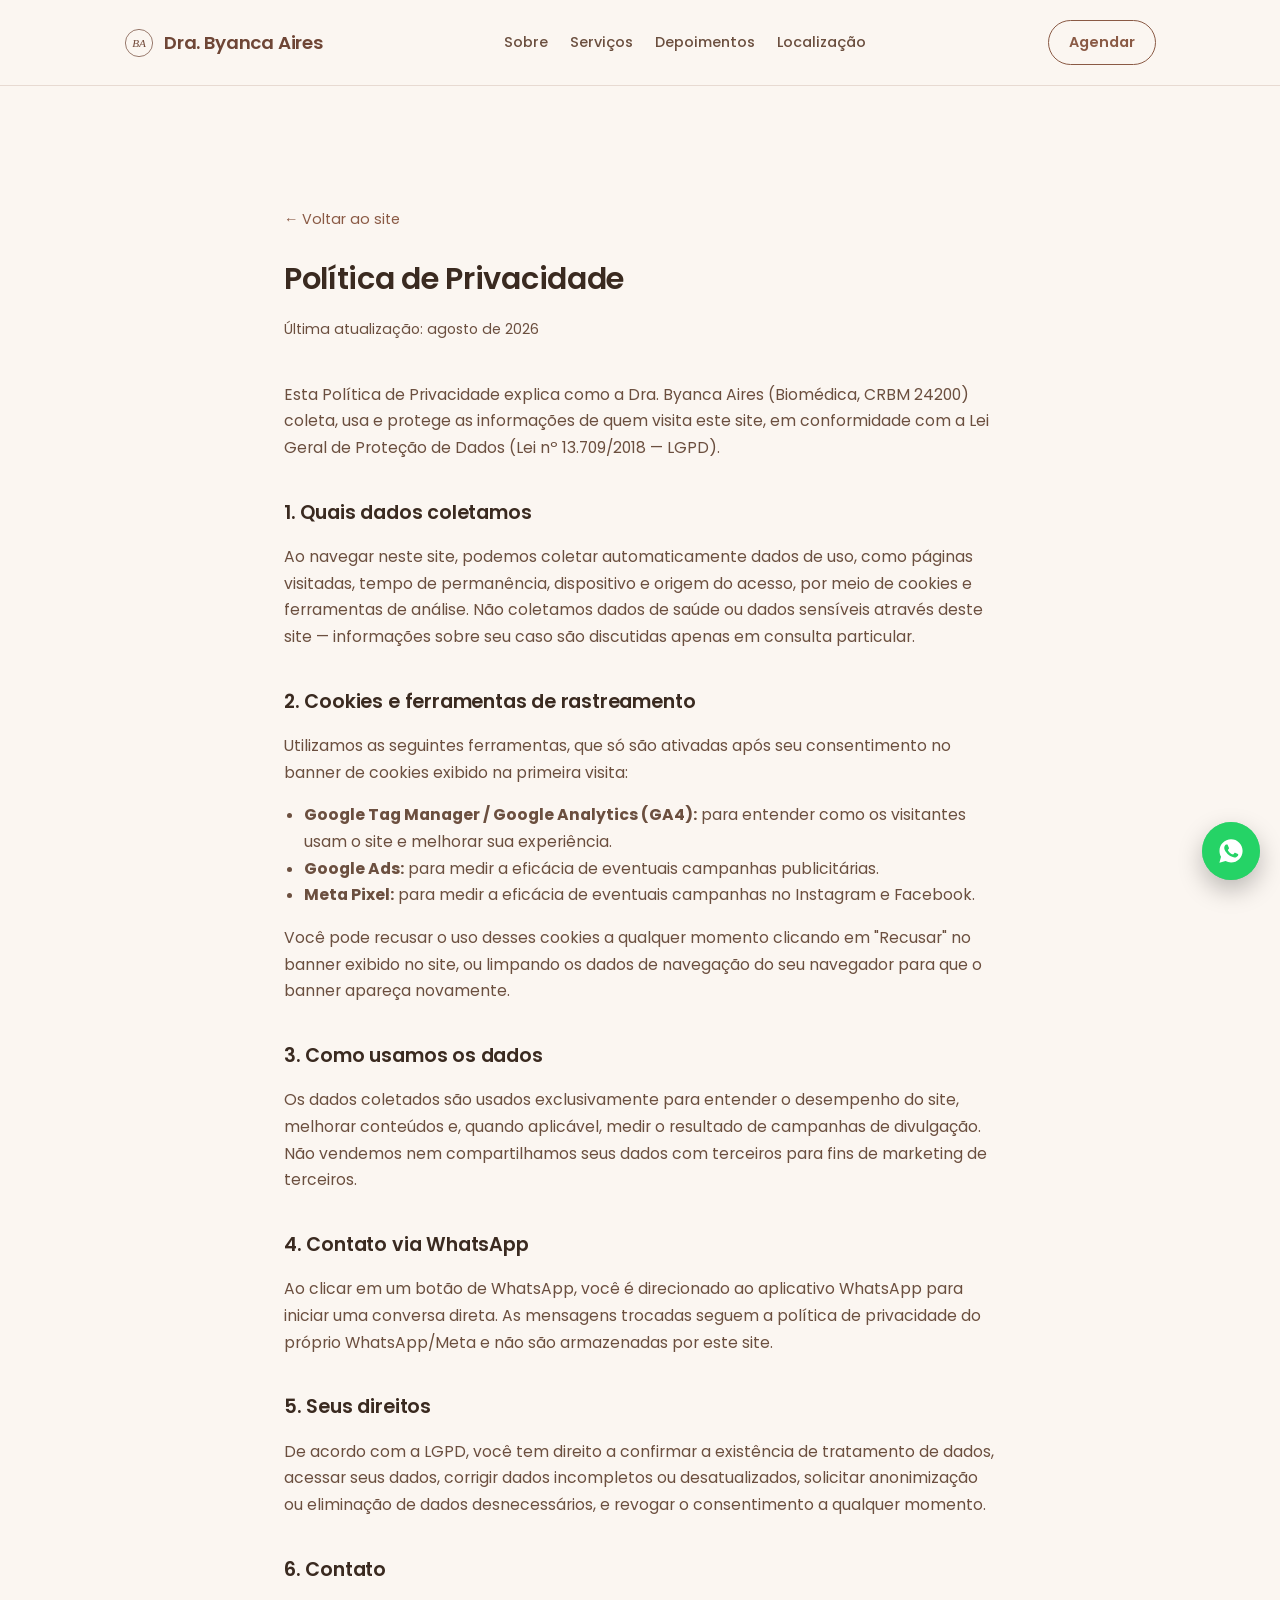
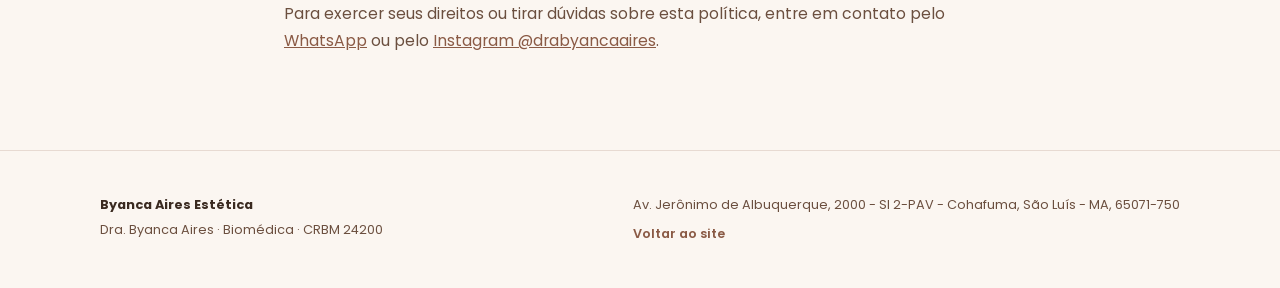
<file: privacidade.html>
<!DOCTYPE html>
<html lang="pt-BR">
<head>
<meta charset="UTF-8" />
<meta name="viewport" content="width=device-width, initial-scale=1.0" />
<title>Política de Privacidade | Dra. Byanca Aires</title>
<meta name="description" content="Política de Privacidade da Dra. Byanca Aires: como coletamos, usamos e protegemos seus dados, em conformidade com a LGPD." />
<meta name="robots" content="index, follow" />
<link rel="canonical" href="https://drabyancaaires.com.br/privacidade.html" />
<link rel="preconnect" href="https://fonts.googleapis.com">
<link rel="preconnect" href="https://fonts.gstatic.com" crossorigin>
<link href="https://fonts.googleapis.com/css2?family=Poppins:wght@300;400;500;600;700&display=swap" rel="stylesheet">
<link rel="icon" type="image/png" sizes="48x48" href="img/favicon-48.png" />
<link rel="icon" type="image/svg+xml" href="favicon.svg" />
<link rel="apple-touch-icon" href="apple-touch-icon.png" />
<link rel="stylesheet" href="styles.css" />
<style>
  .legal-page { max-width: 760px; margin: 0 auto; padding: 120px 24px 80px; }
  .legal-page h1 { font-size: 1.9rem; margin-bottom: 8px; }
  .legal-page .updated { color: var(--brown-soft); font-size: 0.88rem; margin-bottom: 40px; }
  .legal-page h2 { font-size: 1.2rem; margin-top: 36px; margin-bottom: 12px; }
  .legal-page p, .legal-page li { color: var(--brown-soft); font-size: 0.98rem; line-height: 1.7; }
  .legal-page ul { padding-left: 20px; }
  .legal-page a { color: var(--accent); }
  .legal-back { display: inline-block; margin-bottom: 24px; color: var(--accent); font-size: 0.9rem; text-decoration: none; }
</style>
</head>
<body>
<div id="top"></div>
<div class="whatsapp-float-wrap" id="whatsapp-float-wrap">
  <span class="whatsapp-bubble" id="whatsapp-bubble">Fale comigo e agende sua avaliação</span>
  <a href="https://wa.me/5598981109411?text=Ol%C3%A1%21%20Gostaria%20de%20agendar%20uma%20avalia%C3%A7%C3%A3o%20com%20a%20Dra.%20Byanca%20Aires." class="whatsapp-float" target="_blank" rel="noopener noreferrer" aria-label="Falar no WhatsApp">
    <svg viewBox="0 0 24 24" width="28" height="28" fill="currentColor" aria-hidden="true"><path d="M12.04 2C6.58 2 2.13 6.45 2.13 11.91c0 1.75.46 3.45 1.33 4.95L2.05 22l5.25-1.38a9.9 9.9 0 0 0 4.74 1.21h.01c5.46 0 9.9-4.45 9.9-9.91 0-2.65-1.03-5.14-2.9-7.01A9.87 9.87 0 0 0 12.04 2Zm5.8 14.16c-.24.68-1.4 1.3-1.93 1.36-.5.06-1.03.24-3.5-.73-2.96-1.18-4.85-4.2-5-4.4-.14-.19-1.2-1.6-1.2-3.05 0-1.45.76-2.16 1.03-2.46.27-.3.6-.37.8-.37.2 0 .4 0 .58.01.19.01.44-.07.68.52.25.6.85 2.08.92 2.23.07.15.12.33.02.53-.1.2-.15.32-.3.5-.15.18-.31.4-.44.53-.15.15-.3.31-.13.6.17.3.75 1.24 1.62 2.01 1.11.99 2.05 1.3 2.35 1.45.3.15.48.13.65-.08.18-.2.75-.87.95-1.17.2-.3.4-.24.66-.15.27.1 1.71.81 2 .96.3.15.49.22.56.35.07.13.07.75-.17 1.43Z"/></svg>
  </a>
</div>
<header class="site-header">
  <div class="container header-inner">
    <a href="index.html#top" class="brand-lockup" aria-label="Voltar ao topo">
      <svg class="brand-mark" width="30" height="30" viewBox="0 0 64 64" aria-hidden="true">
        <circle cx="32" cy="32" r="29" fill="none" stroke="currentColor" stroke-width="1.5"/>
        <text x="32" y="40" font-family="Georgia, 'Times New Roman', serif" font-style="italic" font-size="24" fill="currentColor" text-anchor="middle">BA</text>
      </svg>
      <span class="brand">Dra. Byanca Aires</span>
    </a>
    <nav class="main-nav">
      <a href="index.html#sobre">Sobre</a>
      <a href="index.html#servicos">Serviços</a>
      <a href="index.html#depoimentos">Depoimentos</a>
      <a href="index.html#localizacao">Localização</a>
    </nav>
    <a href="https://wa.me/5598981109411?text=Ol%C3%A1%21%20Gostaria%20de%20agendar%20uma%20avalia%C3%A7%C3%A3o%20com%20a%20Dra.%20Byanca%20Aires." class="btn btn-outline header-cta" target="_blank" rel="noopener noreferrer">Agendar</a>
  </div>
</header>

<main class="legal-page">
  <a href="index.html" class="legal-back">&larr; Voltar ao site</a>
  <h1>Política de Privacidade</h1>
  <p class="updated">Última atualização: agosto de 2026</p>

  <p>Esta Política de Privacidade explica como a Dra. Byanca Aires (Biomédica, CRBM 24200) coleta, usa e protege as informações de quem visita este site, em conformidade com a Lei Geral de Proteção de Dados (Lei nº 13.709/2018 — LGPD).</p>

  <h2>1. Quais dados coletamos</h2>
  <p>Ao navegar neste site, podemos coletar automaticamente dados de uso, como páginas visitadas, tempo de permanência, dispositivo e origem do acesso, por meio de cookies e ferramentas de análise. Não coletamos dados de saúde ou dados sensíveis através deste site — informações sobre seu caso são discutidas apenas em consulta particular.</p>

  <h2>2. Cookies e ferramentas de rastreamento</h2>
  <p>Utilizamos as seguintes ferramentas, que só são ativadas após seu consentimento no banner de cookies exibido na primeira visita:</p>
  <ul>
    <li><strong>Google Tag Manager / Google Analytics (GA4):</strong> para entender como os visitantes usam o site e melhorar sua experiência.</li>
    <li><strong>Google Ads:</strong> para medir a eficácia de eventuais campanhas publicitárias.</li>
    <li><strong>Meta Pixel:</strong> para medir a eficácia de eventuais campanhas no Instagram e Facebook.</li>
  </ul>
  <p>Você pode recusar o uso desses cookies a qualquer momento clicando em "Recusar" no banner exibido no site, ou limpando os dados de navegação do seu navegador para que o banner apareça novamente.</p>

  <h2>3. Como usamos os dados</h2>
  <p>Os dados coletados são usados exclusivamente para entender o desempenho do site, melhorar conteúdos e, quando aplicável, medir o resultado de campanhas de divulgação. Não vendemos nem compartilhamos seus dados com terceiros para fins de marketing de terceiros.</p>

  <h2>4. Contato via WhatsApp</h2>
  <p>Ao clicar em um botão de WhatsApp, você é direcionado ao aplicativo WhatsApp para iniciar uma conversa direta. As mensagens trocadas seguem a política de privacidade do próprio WhatsApp/Meta e não são armazenadas por este site.</p>

  <h2>5. Seus direitos</h2>
  <p>De acordo com a LGPD, você tem direito a confirmar a existência de tratamento de dados, acessar seus dados, corrigir dados incompletos ou desatualizados, solicitar anonimização ou eliminação de dados desnecessários, e revogar o consentimento a qualquer momento.</p>

  <h2>6. Contato</h2>
  <p>Para exercer seus direitos ou tirar dúvidas sobre esta política, entre em contato pelo <a href="https://wa.me/5598981109411" target="_blank" rel="noopener noreferrer">WhatsApp</a> ou pelo <a href="https://www.instagram.com/drabyancaaires/" target="_blank" rel="noopener noreferrer">Instagram @drabyancaaires</a>.</p>
</main>

<footer class="site-footer">
  <div class="container footer-inner">
    <div class="footer-brand">
      <strong>Byanca Aires Estética</strong>
      <span>Dra. Byanca Aires · Biomédica · CRBM 24200</span>
    </div>
    <div class="footer-info">
      <p>Av. Jerônimo de Albuquerque, 2000 - Sl 2-PAV - Cohafuma, São Luís - MA, 65071-750</p>
      <div class="footer-links">
        <a href="index.html">Voltar ao site</a>
      </div>
    </div>
  </div>
</footer>
<script>
(function () {
  var wrap = document.getElementById('whatsapp-float-wrap');
  if (!wrap) return;
  var link = wrap.querySelector('.whatsapp-float');
  var openTimer = setTimeout(function () {
    wrap.classList.add('is-open');
    var closeTimer = setTimeout(function () {
      wrap.classList.remove('is-open');
    }, 6000);
    link.addEventListener('click', function () { clearTimeout(closeTimer); });
  }, 2000);
})();
</script>
</body>
</html>
</file>
<file: styles.css>
:root {
  --cream: #fbf6f1;
  --cream-2: #f4ebe1;
  --brown-deep: #3a2a20;
  --brown-soft: #6b4f3f;
  --accent: #8a5a45;
  --accent-dark: #6f4636;
  --success: #4c8a5e;
  --border: rgba(138, 90, 69, 0.18);
}

* { box-sizing: border-box; }

html { scroll-behavior: smooth; }

body {
  margin: 0;
  font-family: "Poppins", sans-serif;
  color: var(--brown-deep);
  background: var(--cream);
  line-height: 1.6;
  -webkit-font-smoothing: antialiased;
}

h1, h2, h3 { font-weight: 600; margin: 0; letter-spacing: -0.01em; }

.container {
  max-width: 1080px;
  margin: 0 auto;
  padding: 0 24px;
}

/* Consistent section rhythm: one padding scale used by every section below
   the hero, so vertical spacing reads as intentional rather than accidental. */
:root {
  --section-y: 80px;
}
.empathy,
.method,
.services,
.testimonials {
  padding: var(--section-y) 0;
}
.process {
  padding: var(--section-y) 0;
  background: var(--cream-2);
  border-top: 1px solid var(--border);
  border-bottom: 1px solid var(--border);
}
.space {
  padding: var(--section-y) 0;
  background: var(--cream-2);
  border-top: 1px solid var(--border);
  border-bottom: 1px solid var(--border);
}
.faq {
  padding: var(--section-y) 0;
  background: var(--cream-2);
  border-top: 1px solid var(--border);
}
.cta-inner { padding-top: var(--section-y); padding-bottom: var(--section-y); }

/* Shared section heading scale: h2 sized the same everywhere so no section
   feels "bigger" or "smaller" than its neighbor. */
.empathy h2, .method-text h2, .services h2, .process h2,
.testimonials h2, .space-text h2, .location h2, .faq h2, .about h2 {
  font-size: 1.6rem;
  line-height: 1.25;
}
@media (min-width: 640px) {
  .empathy h2, .method-text h2, .services h2, .process h2,
  .testimonials h2, .space-text h2, .location h2, .faq h2, .about h2 {
    font-size: 2.05rem;
  }
}

.center { text-align: center; }

.accent { color: var(--accent); }

/* Header */
.site-header {
  border-bottom: 1px solid var(--border);
  background: var(--cream);
}
.header-inner {
  display: flex;
  align-items: center;
  justify-content: space-between;
  padding: 20px 24px;
}
.brand-lockup {
  display: flex;
  align-items: center;
  gap: 10px;
  text-decoration: none;
}
.brand-mark {
  color: var(--accent-dark);
  flex-shrink: 0;
}
.brand {
  font-size: 1.15rem;
  font-weight: 600;
  color: var(--accent-dark);
  letter-spacing: -0.01em;
}
.header-cta { display: none; }
@media (min-width: 640px) {
  .header-cta { display: inline-flex; }
}

/* Buttons */
.btn {
  display: inline-flex;
  align-items: center;
  justify-content: center;
  gap: 8px;
  border-radius: 999px;
  font-weight: 600;
  font-size: 0.95rem;
  text-decoration: none;
  cursor: pointer;
  transition: transform 0.15s ease, background 0.15s ease, opacity 0.15s ease;
}
.btn-primary {
  background: var(--accent);
  color: #fff;
  padding: 16px 32px;
  box-shadow: 0 10px 30px rgba(138, 90, 69, 0.25);
}
.btn-primary:hover { background: var(--accent-dark); transform: scale(1.02); }
.btn-outline {
  border: 1px solid var(--accent);
  color: var(--accent);
  padding: 10px 20px;
  font-size: 0.9rem;
}
.btn-outline:hover { background: var(--accent); color: #fff; }
.btn-light {
  background: #fff;
  color: var(--accent-dark);
  padding: 16px 32px;
  box-shadow: 0 10px 30px rgba(0,0,0,0.15);
}
.btn-light:hover { transform: scale(1.02); }
.wa-icon { width: 20px; height: 20px; }

/* Hero */
.hero {
  position: relative;
  overflow: hidden;
  background: var(--cream);
}
.hero-split {
  display: grid;
  grid-template-columns: 1fr;
}
.hero-media { order: -1; }
@media (min-width: 900px) {
  .hero-split {
    grid-template-columns: 1fr 1fr;
    min-height: 640px;
    align-items: stretch;
  }
  .hero-media { order: 0; }
}
.hero-text {
  padding: 20px 24px 40px;
  max-width: 560px;
  margin: 0 auto;
  text-align: center;
}
@media (min-width: 900px) {
  .hero-text {
    grid-column: 1;
    padding: 96px 56px 96px 48px;
    margin: 0;
    margin-left: auto;
    display: flex;
    flex-direction: column;
    justify-content: center;
    text-align: left;
  }
}
.badge {
  display: inline-block;
  border: 1px solid rgba(138, 90, 69, 0.35);
  background: #fff;
  color: var(--accent);
  font-size: 0.75rem;
  font-weight: 600;
  letter-spacing: 0.12em;
  text-transform: uppercase;
  padding: 7px 18px;
  border-radius: 999px;
}
.hero h1 {
  margin-top: 14px;
  font-size: 2.2rem;
  line-height: 1.2;
  letter-spacing: -0.01em;
}
@media (min-width: 640px) { .hero h1 { font-size: 2.9rem; } }
@media (min-width: 900px) { .hero h1 { margin-top: 26px; } }
.hero-tagline {
  margin: 10px 0 0;
  font-family: Georgia, "Times New Roman", serif;
  font-style: italic;
  font-size: 1.25rem;
  color: var(--accent);
}
@media (min-width: 900px) { .hero-tagline { margin-top: 18px; } }
.lead {
  margin-top: 10px;
  font-size: 1.05rem;
  color: var(--brown-soft);
}
@media (min-width: 640px) { .lead { font-size: 1.15rem; } }
@media (min-width: 900px) { .lead { margin-top: 18px; } }

.hero-cta {
  margin-top: 20px;
  display: flex;
  flex-wrap: wrap;
  gap: 14px;
  justify-content: center;
}
@media (min-width: 900px) { .hero-cta { justify-content: flex-start; margin-top: 36px; } }

/* Hero photo: large natural portrait with a soft gradient "dissolve" into the
   cream page background on the edge where it meets the text column. */
.hero-media {
  position: relative;
  min-height: 300px;
}
@media (min-width: 900px) {
  .hero-media {
    grid-column: 2;
    min-height: 100%;
  }
}
.hero-media img {
  width: 100%;
  height: 100%;
  min-height: 300px;
  max-height: 380px;
  display: block;
  object-fit: cover;
  object-position: top center;
  -webkit-mask-image: linear-gradient(to bottom, transparent 0%, black 4%, black 92%, transparent 100%);
  mask-image: linear-gradient(to bottom, transparent 0%, black 4%, black 92%, transparent 100%);
}
@media (min-width: 900px) {
  .hero-media img { max-height: 640px; }
}
@media (min-width: 900px) {
  .hero-media img {
    max-height: none;
    -webkit-mask-image: linear-gradient(to right, transparent 0%, black 18%);
    mask-image: linear-gradient(to right, transparent 0%, black 18%);
  }
}
/* Extra overlay in the page's cream tone reinforces the "degradê" blend on
   the left edge of the photo on larger screens. */
.hero-media::before {
  content: "";
  position: absolute;
  inset: 0;
  pointer-events: none;
  background: linear-gradient(to right, var(--cream) 0%, rgba(251, 246, 241, 0) 22%);
  display: none;
}
@media (min-width: 900px) {
  .hero-media::before { display: block; }
}

/* About */
.about { border-top: 1px solid var(--border); background: var(--cream-2); }
.about p {
  margin-top: 22px;
  color: var(--brown-soft);
  font-size: 1.02rem;
}

.method-inner {
  max-width: 960px;
  margin: 0 auto;
  padding: 0 24px;
  display: grid;
  grid-template-columns: 1fr;
  gap: 32px;
  align-items: center;
  text-align: center;
}
@media (min-width: 780px) {
  .method-inner { grid-template-columns: 0.9fr 1.1fr; text-align: left; }
}
.method-inner--text-only {
  max-width: 700px;
  text-align: center;
}
@media (min-width: 780px) {
  .method-inner--text-only { grid-template-columns: 1fr; }
}
.method-text p { margin-top: 18px; color: var(--brown-soft); font-size: 1.02rem; }

.services-grid {
  margin-top: 44px;
  display: grid;
  grid-template-columns: 1fr;
  gap: 18px;
}
@media (min-width: 640px) { .services-grid { grid-template-columns: 1fr 1fr; } }
@media (min-width: 960px) { .services-grid { grid-template-columns: 1fr 1fr 1fr; } }
.service-card {
  background: #fff;
  border: 1px solid var(--border);
  border-top: 2px solid var(--accent);
  border-radius: 4px;
  padding: 28px 26px 24px;
  transition: box-shadow 0.2s ease, transform 0.2s ease;
}
.service-card:hover { box-shadow: 0 12px 30px rgba(138, 90, 69, 0.12); transform: translateY(-2px); }
.service-index {
  display: block;
  font-family: Georgia, "Times New Roman", serif;
  font-style: italic;
  font-size: 0.95rem;
  color: var(--accent);
  margin-bottom: 14px;
}
.service-card h3 { font-size: 1.02rem; margin-bottom: 8px; font-weight: 600; }
.service-card p { margin: 0; font-size: 0.9rem; color: var(--brown-soft); }

/* CTA band */
.cta-band { background: var(--accent); color: #fff; }
.cta-inner { max-width: 620px; margin: 0 auto; padding-left: 24px; padding-right: 24px; text-align: center; }
.cta-inner p { margin-top: 12px; opacity: 0.85; }
.cta-inner .btn { margin-top: 34px; }

/* Footer */
.site-footer {
  padding: 32px 24px;
  text-align: center;
  font-size: 0.8rem;
  color: var(--brown-soft);
  border-top: 1px solid var(--border);
}

/* Nav */
.main-nav { display: none; gap: 22px; }
.main-nav a { color: var(--brown-soft); text-decoration: none; font-size: 0.9rem; font-weight: 500; }
.main-nav a:hover { color: var(--accent); }
@media (min-width: 860px) { .main-nav { display: flex; } }
.site-header { position: sticky; top: 0; z-index: 50; }

.empathy-split {
  display: grid;
  grid-template-columns: 1fr;
  gap: 40px;
  align-items: center;
}
@media (min-width: 860px) {
  .empathy-split { grid-template-columns: 300px 1fr; gap: 56px; }
}
.empathy-media { display: flex; justify-content: center; }
.empathy-text h2 { text-align: left; }
.empathy-text p { margin-top: 20px; color: var(--brown-soft); font-size: 1.02rem; }
@media (max-width: 859px) {
  .empathy-text h2, .empathy-text p { text-align: center; }
}

.testimonials-inner { max-width: 1080px; margin: 0 auto; }
.space-inner {
  display: grid;
  grid-template-columns: 1fr;
  gap: 32px;
  align-items: center;
}
@media (min-width: 780px) { .space-inner { grid-template-columns: 1fr 1fr; } }
.space-inner--text-only {
  max-width: 700px;
  margin: 0 auto;
  text-align: center;
}
@media (min-width: 780px) { .space-inner--text-only { grid-template-columns: 1fr; } }
.space-text p { margin-top: 16px; color: var(--brown-soft); }

.location-address { margin-top: 14px; color: var(--brown-soft); }
.location-hours { margin-top: 6px; color: var(--brown-soft); font-size: 0.9rem; }
.map-wrap {
  margin-top: 32px;
  border-radius: 18px;
  overflow: hidden;
  border: 1px solid var(--border);
}

.faq-inner { max-width: 760px; margin: 0 auto; }
.faq-list { margin-top: 36px; display: flex; flex-direction: column; gap: 12px; }
.faq-item {
  background: #fff;
  border: 1px solid var(--border);
  border-radius: 14px;
  padding: 18px 22px;
}
.faq-item summary {
  cursor: pointer;
  font-weight: 600;
  list-style: none;
}
.faq-item summary::-webkit-details-marker { display: none; }
.faq-item summary::after { content: "+"; float: right; color: var(--accent); font-weight: 700; }
.faq-item[open] summary::after { content: "−"; }
.faq-item p { margin: 14px 0 0; color: var(--brown-soft); font-size: 0.95rem; }

/* Footer */
.footer-inner {
  display: flex;
  flex-direction: column;
  gap: 18px;
  padding: 12px 0;
  text-align: center;
}
@media (min-width: 640px) { .footer-inner { flex-direction: row; justify-content: space-between; text-align: left; } }
.footer-brand { display: flex; flex-direction: column; gap: 4px; }
.footer-brand strong { color: var(--brown-deep); }
.footer-info p { margin: 0 0 8px; }
.footer-links { display: flex; gap: 16px; justify-content: center; flex-wrap: wrap; }
@media (min-width: 640px) { .footer-links { justify-content: flex-start; } }
.footer-links a { color: var(--accent); text-decoration: none; font-weight: 600; }
.footer-links a:hover { text-decoration: underline; }

/* --- New sections: stats, purpose, procedures, timeline, signals --- */

.eyebrow {
  display: inline-flex;
  align-items: center;
  gap: 10px;
  font-size: 0.75rem;
  font-weight: 600;
  letter-spacing: 0.14em;
  text-transform: uppercase;
  color: var(--accent);
}
.eyebrow::before {
  content: "";
  width: 24px;
  height: 1px;
  background: var(--accent);
  display: inline-block;
}
.eyebrow.center { justify-content: center; display: flex; width: fit-content; margin-left: auto; margin-right: auto; }

/* Stats */
.stats {
  background: var(--cream-2);
  border-top: 1px solid var(--border);
  border-bottom: 1px solid var(--border);
  padding: 56px 0;
}
.stats-grid {
  display: grid;
  grid-template-columns: 1fr;
  gap: 32px;
  text-align: center;
}
.stat-item p { margin: 0 auto; }
@media (min-width: 720px) {
  .stats-grid { grid-template-columns: repeat(3, 1fr); gap: 0; text-align: left; }
  .stat-item { border-left: 1px solid var(--border); padding-left: 28px; }
  .stat-item:first-child { border-left: none; padding-left: 0; }
  .stat-item p { margin: 0; }
}
.stat-number, .stat-number-static {
  display: block;
  font-family: Georgia, "Times New Roman", serif;
  font-style: italic;
  font-size: 2.4rem;
  color: var(--accent);
  line-height: 1;
  margin-bottom: 10px;
}
.stat-item p { color: var(--brown-soft); font-size: 0.92rem; max-width: 280px; }

/* Purpose */
.purpose { padding: var(--section-y) 0; }
.purpose-lead {
  max-width: 560px;
  margin: 16px auto 0;
  color: var(--brown-soft);
  text-align: center;
}
.purpose-grid {
  margin-top: 44px;
  display: grid;
  grid-template-columns: 1fr;
  gap: 20px;
}
@media (min-width: 780px) { .purpose-grid { grid-template-columns: repeat(3, 1fr); } }
.purpose-card {
  background: #fff;
  border: 1px solid var(--border);
  border-radius: 14px;
  padding: 30px 26px;
}
.purpose-icon {
  display: inline-flex;
  align-items: center;
  justify-content: center;
  width: 42px;
  height: 42px;
  border-radius: 12px;
  background: var(--cream-2);
  color: var(--accent);
  margin-bottom: 18px;
}
.purpose-icon svg { width: 20px; height: 20px; }
.purpose-card h3 { font-size: 1.05rem; margin-bottom: 8px; }
.purpose-card p { margin: 0; color: var(--brown-soft); font-size: 0.92rem; }

/* About: full-bleed split with gradient */
.about { border-top: 1px solid var(--border); background: var(--cream-2); }
.about-split {
  display: grid;
  grid-template-columns: 1fr;
}
@media (min-width: 900px) {
  .about-split { grid-template-columns: 1fr 1fr; min-height: 560px; align-items: stretch; }
}
.about-media { position: relative; min-height: 320px; }
.about-media img {
  width: 100%;
  height: 100%;
  min-height: 320px;
  max-height: 560px;
  display: block;
  object-fit: cover;
  object-position: top center;
  -webkit-mask-image: linear-gradient(to bottom, transparent 0%, black 12%, black 88%, transparent 100%);
  mask-image: linear-gradient(to bottom, transparent 0%, black 12%, black 88%, transparent 100%);
}
@media (min-width: 900px) {
  .about-media img {
    max-height: none;
    -webkit-mask-image: linear-gradient(to left, transparent 0%, black 18%);
    mask-image: linear-gradient(to left, transparent 0%, black 18%);
  }
}
.about-text {
  padding: 48px 24px var(--section-y);
  max-width: 560px;
  margin: 0 auto;
  text-align: center;
}
.about-text .eyebrow { justify-content: center; }
@media (min-width: 900px) {
  .about-text { text-align: left; }
  .about-text .eyebrow { justify-content: flex-start; }
}
@media (min-width: 900px) {
  .about-text {
    padding: var(--section-y) 48px var(--section-y) 56px;
    margin: 0;
    display: flex;
    flex-direction: column;
    justify-content: center;
  }
}
.about-text h2 { margin-top: 14px; }
.about-text p { margin-top: 18px; color: var(--brown-soft); font-size: 1.02rem; }

/* Procedures */
.procedures { padding: var(--section-y) 0; background: var(--cream-2); border-top: 1px solid var(--border); border-bottom: 1px solid var(--border); text-align: center; }
.procedures h2 { margin-top: 14px; max-width: 560px; margin-left: auto; margin-right: auto; }
.procedures-lead { margin-top: 16px; color: var(--brown-soft); max-width: 560px; margin-left: auto; margin-right: auto; }
.procedures .eyebrow { justify-content: center; }
.procedures-list { text-align: left; }
@media (min-width: 780px) {
  .procedures { text-align: left; }
  .procedures h2, .procedures-lead { margin-left: 0; margin-right: 0; }
  .procedures .eyebrow { justify-content: flex-start; }
}
.procedures-list { margin-top: 40px; display: flex; flex-direction: column; gap: 14px; }
.procedure-item {
  display: flex;
  gap: 20px;
  align-items: flex-start;
  background: #fff;
  border: 1px solid var(--border);
  border-radius: 14px;
  padding: 20px 24px;
}
.procedure-index {
  font-family: Georgia, "Times New Roman", serif;
  font-style: italic;
  font-size: 1.4rem;
  color: var(--accent);
  flex-shrink: 0;
}
.procedure-item h3 { font-size: 1rem; margin-bottom: 6px; }
.procedure-item p { margin: 0; color: var(--brown-soft); font-size: 0.92rem; }

/* Timeline (A consulta) */
.process { text-align: center; }
.process-lead { margin-top: 16px; color: var(--brown-soft); max-width: 560px; margin-left: auto; margin-right: auto; }
.process h2 { margin-top: 14px; max-width: 560px; margin-left: auto; margin-right: auto; }
.process .eyebrow { justify-content: center; }
.timeline { margin-top: 44px; max-width: 640px; text-align: left; }
@media (min-width: 780px) {
  .process { text-align: left; }
  .process h2, .process-lead { margin-left: 0; margin-right: 0; }
  .process .eyebrow { justify-content: flex-start; }
}
.timeline-step { position: relative; padding-left: 40px; padding-bottom: 32px; }
.timeline-step:last-child { padding-bottom: 0; }
.timeline-step::before {
  content: "";
  position: absolute;
  left: 13px;
  top: 30px;
  bottom: 0;
  width: 1px;
  background: var(--border);
}
.timeline-step:last-child::before { display: none; }
.timeline-marker {
  position: absolute;
  left: 0;
  top: 0;
  width: 28px;
  height: 28px;
  border-radius: 50%;
  background: var(--accent);
  color: #fff;
  font-size: 0.85rem;
  font-weight: 600;
  display: flex;
  align-items: center;
  justify-content: center;
}
.timeline-content h3 { font-size: 1rem; margin-bottom: 6px; }
.timeline-content p { margin: 0; color: var(--brown-soft); font-size: 0.92rem; }

/* Signals checklist */
.signals { padding: var(--section-y) 0; text-align: center; }
.signals h2 { margin-top: 14px; max-width: 560px; margin-left: auto; margin-right: auto; }
.signals-lead { margin-top: 16px; color: var(--brown-soft); max-width: 560px; margin-left: auto; margin-right: auto; }
.signals .eyebrow { justify-content: center; }
@media (min-width: 700px) {
  .signals { text-align: left; }
  .signals h2, .signals-lead { margin-left: 0; margin-right: 0; }
  .signals .eyebrow { justify-content: flex-start; }
}
.signals-grid {
  margin-top: 36px;
  display: grid;
  grid-template-columns: 1fr;
  gap: 12px;
}
@media (min-width: 700px) { .signals-grid { grid-template-columns: 1fr 1fr; } }
.signal-item {
  display: flex;
  align-items: center;
  gap: 12px;
  background: #fff;
  border: 1px solid var(--border);
  border-radius: 12px;
  padding: 16px 18px;
  cursor: pointer;
  font-size: 0.92rem;
  color: var(--brown-deep);
}
.signal-item input {
  width: 18px;
  height: 18px;
  accent-color: var(--accent);
  flex-shrink: 0;
}
.signals-note {
  margin-top: 24px;
  display: flex;
  align-items: center;
  gap: 8px;
  color: var(--accent);
  font-size: 0.85rem;
}

/* Google reviews */
.google-rating {
  margin: 18px auto 0;
  display: flex;
  align-items: center;
  justify-content: center;
  gap: 10px;
  width: fit-content;
  background: #fff;
  border: 1px solid var(--border);
  border-radius: 999px;
  padding: 10px 20px;
  font-size: 0.88rem;
  color: var(--brown-deep);
  text-decoration: none;
}
.google-rating:hover { border-color: var(--accent); }
.google-rating strong { color: var(--accent-dark); }
.hero-social-proof {
  margin: 22px auto 0;
}
@media (min-width: 900px) {
  .hero-social-proof { margin: 22px 0 0; }
}
.reviews-grid {
  margin-top: 40px;
  display: grid;
  grid-template-columns: repeat(auto-fit, minmax(280px, 1fr));
  gap: 18px;
  align-items: start;
}
.review-card {
  background: #fff;
  border: 1px solid var(--border);
  border-radius: 14px;
  padding: 24px;
  display: flex;
  flex-direction: column;
}
.review-stars {
  display: block;
  color: #f5a623;
  font-size: 0.85rem;
  letter-spacing: 2px;
  margin-bottom: 12px;
}
.review-card p {
  margin: 0;
  color: var(--brown-soft);
  font-size: 0.92rem;
  line-height: 1.55;
}
.review-author {
  display: block;
  margin-top: auto;
  padding-top: 14px;
  font-weight: 600;
  font-size: 0.88rem;
  color: var(--brown-deep);
}

.cookie-banner {
  position: fixed;
  left: 0;
  right: 0;
  bottom: 0;
  z-index: 9999;
  background: var(--brown-deep);
  color: var(--cream);
  padding: 18px 0;
  box-shadow: 0 -4px 20px rgba(0,0,0,0.15);
}
.cookie-banner-inner {
  max-width: 1080px;
  margin: 0 auto;
  padding: 0 24px;
  display: flex;
  flex-wrap: wrap;
  align-items: center;
  justify-content: space-between;
  gap: 16px;
}
.cookie-banner p {
  margin: 0;
  font-size: 0.88rem;
  line-height: 1.5;
  color: var(--cream);
  flex: 1 1 320px;
}
.cookie-banner a {
  color: var(--cream);
  text-decoration: underline;
}
.cookie-banner-actions {
  display: flex;
  align-items: center;
  gap: 18px;
  flex: 0 0 auto;
}
.cookie-banner #cookie-accept {
  padding: 12px 26px;
  border-radius: 999px;
  font-weight: 600;
}
.cookie-reject-link {
  background: none;
  border: none;
  padding: 0;
  color: rgba(251, 246, 241, 0.4);
  font-size: 0.74rem;
  text-decoration: none;
  cursor: pointer;
}
.cookie-reject-link:hover,
.cookie-reject-link:focus-visible {
  color: rgba(251, 246, 241, 0.8);
  text-decoration: underline;
}
@media (max-width: 640px) {
  .cookie-banner-inner { flex-direction: row; flex-wrap: wrap; align-items: center; }
  .cookie-banner p { flex: 1 1 100%; }
  .cookie-banner-actions { justify-content: flex-end; margin-left: auto; }
}

.video-frame-inner {
  position: relative;
  width: 100%;
  max-width: 300px;
  border-radius: 20px;
  overflow: hidden;
  box-shadow: 0 20px 50px rgba(58, 42, 32, 0.25);
  border: 1px solid var(--border);
  background: linear-gradient(180deg, var(--cream-2), var(--cream));
  line-height: 0;
}
.video-frame-inner video {
  display: block;
  width: 100%;
  height: auto;
}
.unmute-btn {
  position: absolute;
  left: 50%;
  top: 50%;
  transform: translate(-50%, -50%);
  display: flex;
  flex-direction: column;
  align-items: center;
  justify-content: center;
  gap: 10px;
  width: 128px;
  height: 128px;
  border-radius: 50%;
  border: none;
  background: rgba(58, 42, 32, 0.55);
  backdrop-filter: blur(2px);
  color: var(--cream);
  font-family: "Poppins", sans-serif;
  font-size: 0.95rem;
  font-weight: 600;
  cursor: pointer;
  box-shadow: 0 12px 32px rgba(58, 42, 32, 0.45);
  transition: transform 0.15s ease, background 0.15s ease;
}
.unmute-btn svg { width: 44px; height: 44px; flex-shrink: 0; }
.unmute-btn:hover { background: rgba(58, 42, 32, 0.7); transform: translate(-50%, -50%) scale(1.06); }
.unmute-btn.is-hidden { display: none; }
@media (max-width: 480px) {
  .unmute-btn { width: 108px; height: 108px; }
  .unmute-btn svg { width: 38px; height: 38px; }
  .unmute-btn span { font-size: 0.82rem; }
}

/* Botão flutuante do WhatsApp */
.whatsapp-float-wrap {
  position: fixed;
  right: 20px;
  bottom: 20px;
  right: max(20px, env(safe-area-inset-right));
  bottom: max(20px, env(safe-area-inset-bottom) + 20px);
  z-index: 60;
  display: flex;
  align-items: center;
  gap: 10px;
}
.whatsapp-bubble {
  background: #fff;
  color: var(--brown-deep);
  font-family: "Poppins", sans-serif;
  font-size: 0.88rem;
  font-weight: 600;
  line-height: 1.35;
  padding: 10px 16px;
  border-radius: 18px;
  max-width: 220px;
  box-shadow: 0 8px 20px rgba(58, 42, 32, 0.2);
  opacity: 0;
  transform: translateX(8px);
  pointer-events: none;
  transition: opacity 0.3s ease, transform 0.3s ease;
}
.whatsapp-float-wrap.is-open .whatsapp-bubble {
  opacity: 1;
  transform: translateX(0);
}
.whatsapp-float {
  position: relative;
  flex-shrink: 0;
  width: 58px;
  height: 58px;
  border-radius: 50%;
  display: flex;
  align-items: center;
  justify-content: center;
  background: #25D366;
  color: #fff;
  box-shadow: 0 10px 24px rgba(0, 0, 0, 0.25);
  transition: transform 0.15s ease;
}
.whatsapp-float::before {
  content: "";
  position: absolute;
  inset: 0;
  border-radius: 50%;
  background: #25D366;
  opacity: 0.6;
  animation: whatsapp-pulse 2.4s ease-out infinite;
  z-index: -1;
}
.whatsapp-float:hover { transform: scale(1.08); }
@keyframes whatsapp-pulse {
  0% { transform: scale(1); opacity: 0.55; }
  100% { transform: scale(1.9); opacity: 0; }
}
@media (max-width: 480px) {
  .whatsapp-float { width: 52px; height: 52px; }
  .whatsapp-bubble { font-size: 0.8rem; padding: 9px 14px; max-width: 168px; }
}
@media (prefers-reduced-motion: reduce) {
  .whatsapp-float::before { animation: none; }
}

/* CTAs estratégicos após depoimentos e checklist de sinais */
.testimonials-cta {
  margin-top: 40px;
  display: flex;
  justify-content: center;
}
.signals-cta {
  margin-top: 24px;
  display: flex;
  justify-content: center;
}

/* Animações de entrada ao rolar (institucional) */
.reveal {
  opacity: 0;
  transform: translateY(44px);
  transition: opacity 0.5s cubic-bezier(0.22, 1, 0.36, 1), transform 0.5s cubic-bezier(0.22, 1, 0.36, 1);
}
.reveal-left {
  opacity: 0;
  transform: translateX(-52px);
  transition: opacity 0.5s cubic-bezier(0.22, 1, 0.36, 1), transform 0.5s cubic-bezier(0.22, 1, 0.36, 1);
}
.reveal-right {
  opacity: 0;
  transform: translateX(52px);
  transition: opacity 0.5s cubic-bezier(0.22, 1, 0.36, 1), transform 0.5s cubic-bezier(0.22, 1, 0.36, 1);
}
.reveal.is-visible,
.reveal-left.is-visible,
.reveal-right.is-visible {
  opacity: 1;
  transform: none;
}
@media (prefers-reduced-motion: reduce) {
  .reveal, .reveal-left, .reveal-right {
    opacity: 1;
    transform: none;
    transition: none;
  }
}

/* Galeria da seção "O espaço": faixa horizontal contínua, com setas de navegação */
.space-gallery {
  margin-top: 32px;
  overflow: hidden;
  width: 100vw;
  margin-left: calc(50% - 50vw);
  margin-right: calc(50% - 50vw);
  position: relative;
  -webkit-mask-image: linear-gradient(90deg, transparent 0, #000 4%, #000 96%, transparent 100%);
  mask-image: linear-gradient(90deg, transparent 0, #000 4%, #000 96%, transparent 100%);
}
.space-track {
  display: flex;
  width: max-content;
  gap: 16px;
  padding: 6px 0;
  will-change: transform;
}
.space-photo {
  flex: 0 0 auto;
  width: 320px;
  aspect-ratio: 4/3;
  border-radius: 14px;
  overflow: hidden;
  box-shadow: 0 8px 20px rgba(58, 42, 32, 0.12);
  transition: transform 0.3s ease, box-shadow 0.3s ease, z-index 0.3s ease;
  position: relative;
  z-index: 1;
}
.space-photo:hover {
  transform: scale(1.08) translateY(-6px);
  box-shadow: 0 16px 34px rgba(58, 42, 32, 0.28);
  z-index: 2;
}
.space-photo img {
  width: 100%;
  height: 100%;
  object-fit: cover;
  display: block;
}
.space-arrow {
  position: absolute;
  top: 50%;
  transform: translateY(-50%);
  z-index: 3;
  width: 44px;
  height: 44px;
  border-radius: 50%;
  border: none;
  background: #fff;
  color: var(--accent-dark);
  box-shadow: 0 8px 20px rgba(58, 42, 32, 0.22);
  display: flex;
  align-items: center;
  justify-content: center;
  cursor: pointer;
  transition: background 0.15s ease, transform 0.15s ease;
}
.space-arrow svg { width: 20px; height: 20px; }
.space-arrow:hover { background: var(--accent); color: #fff; transform: translateY(-50%) scale(1.06); }
.space-arrow-prev { left: 24px; }
.space-arrow-next { right: 24px; }
@media (max-width: 720px) {
  .space-photo {
    width: 220px;
  }
  .space-arrow { width: 38px; height: 38px; }
  .space-arrow-prev { left: 10px; }
  .space-arrow-next { right: 10px; }
}
</file>
